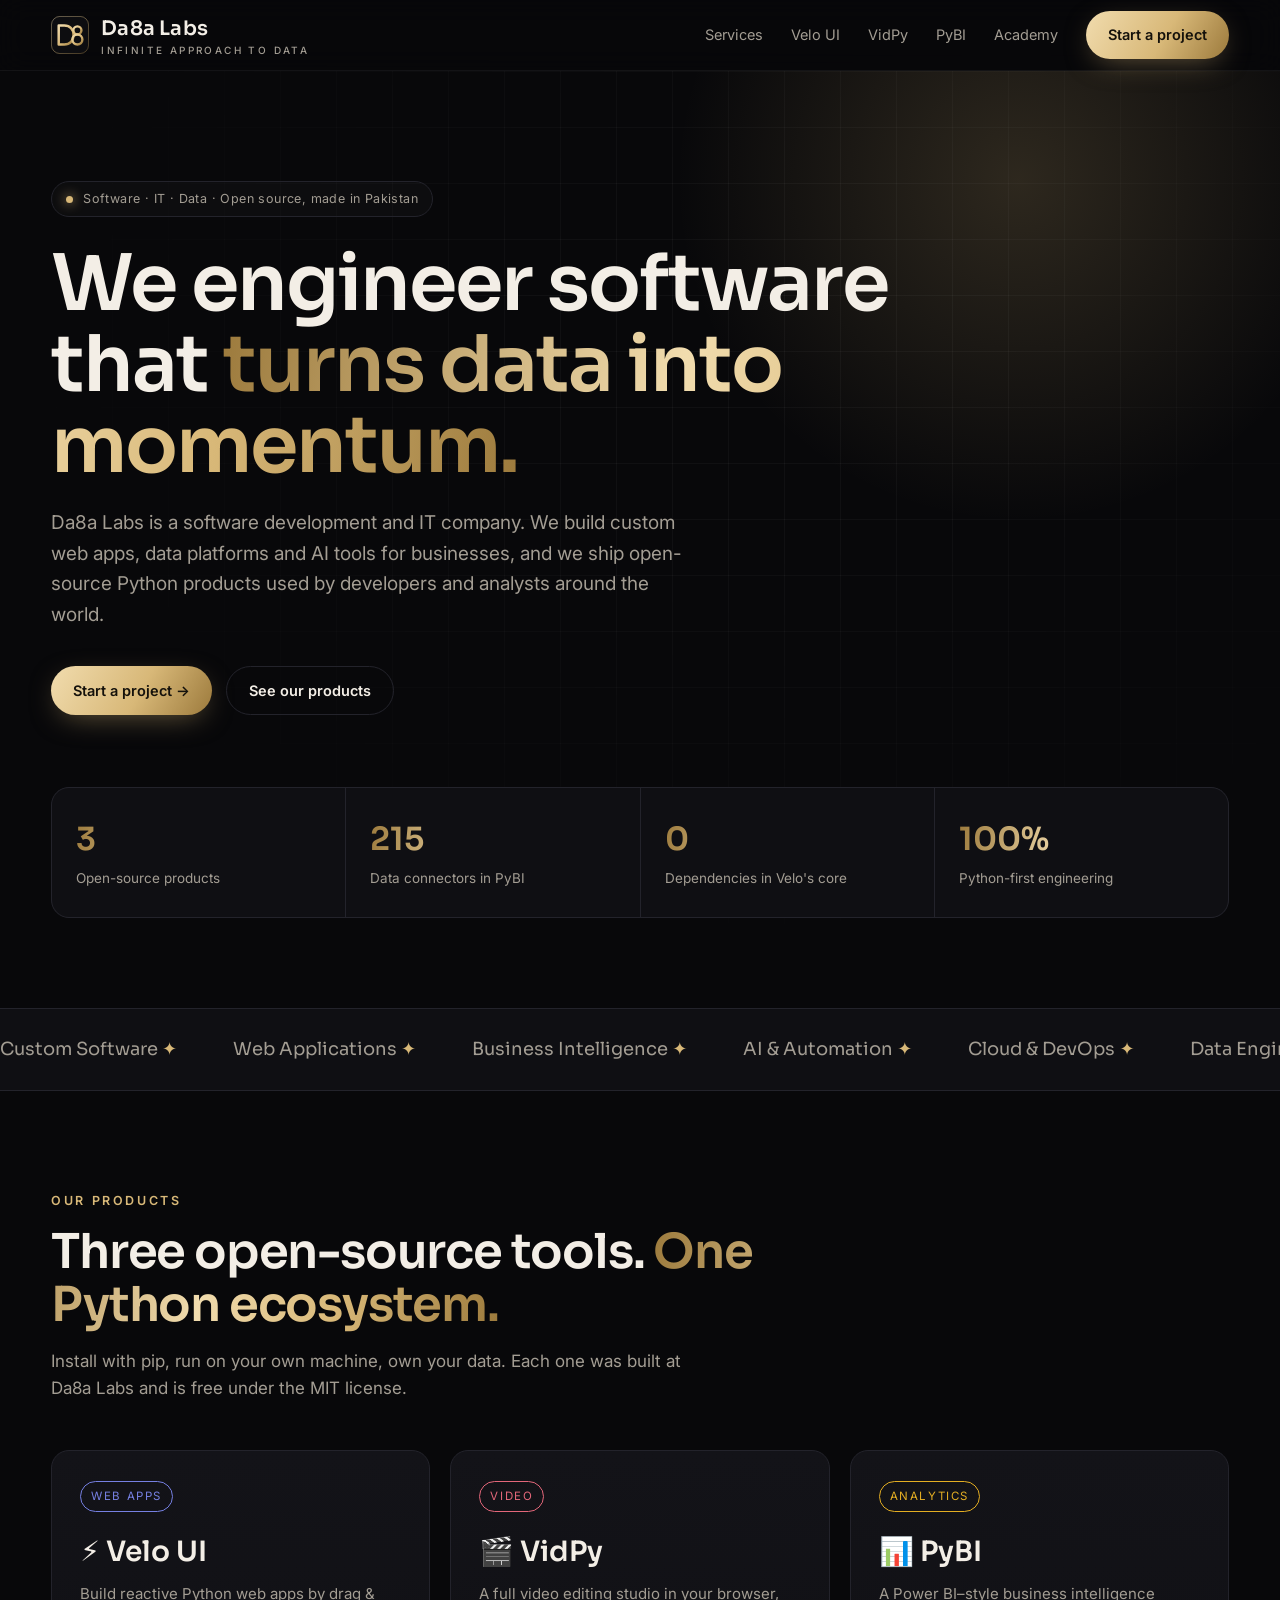
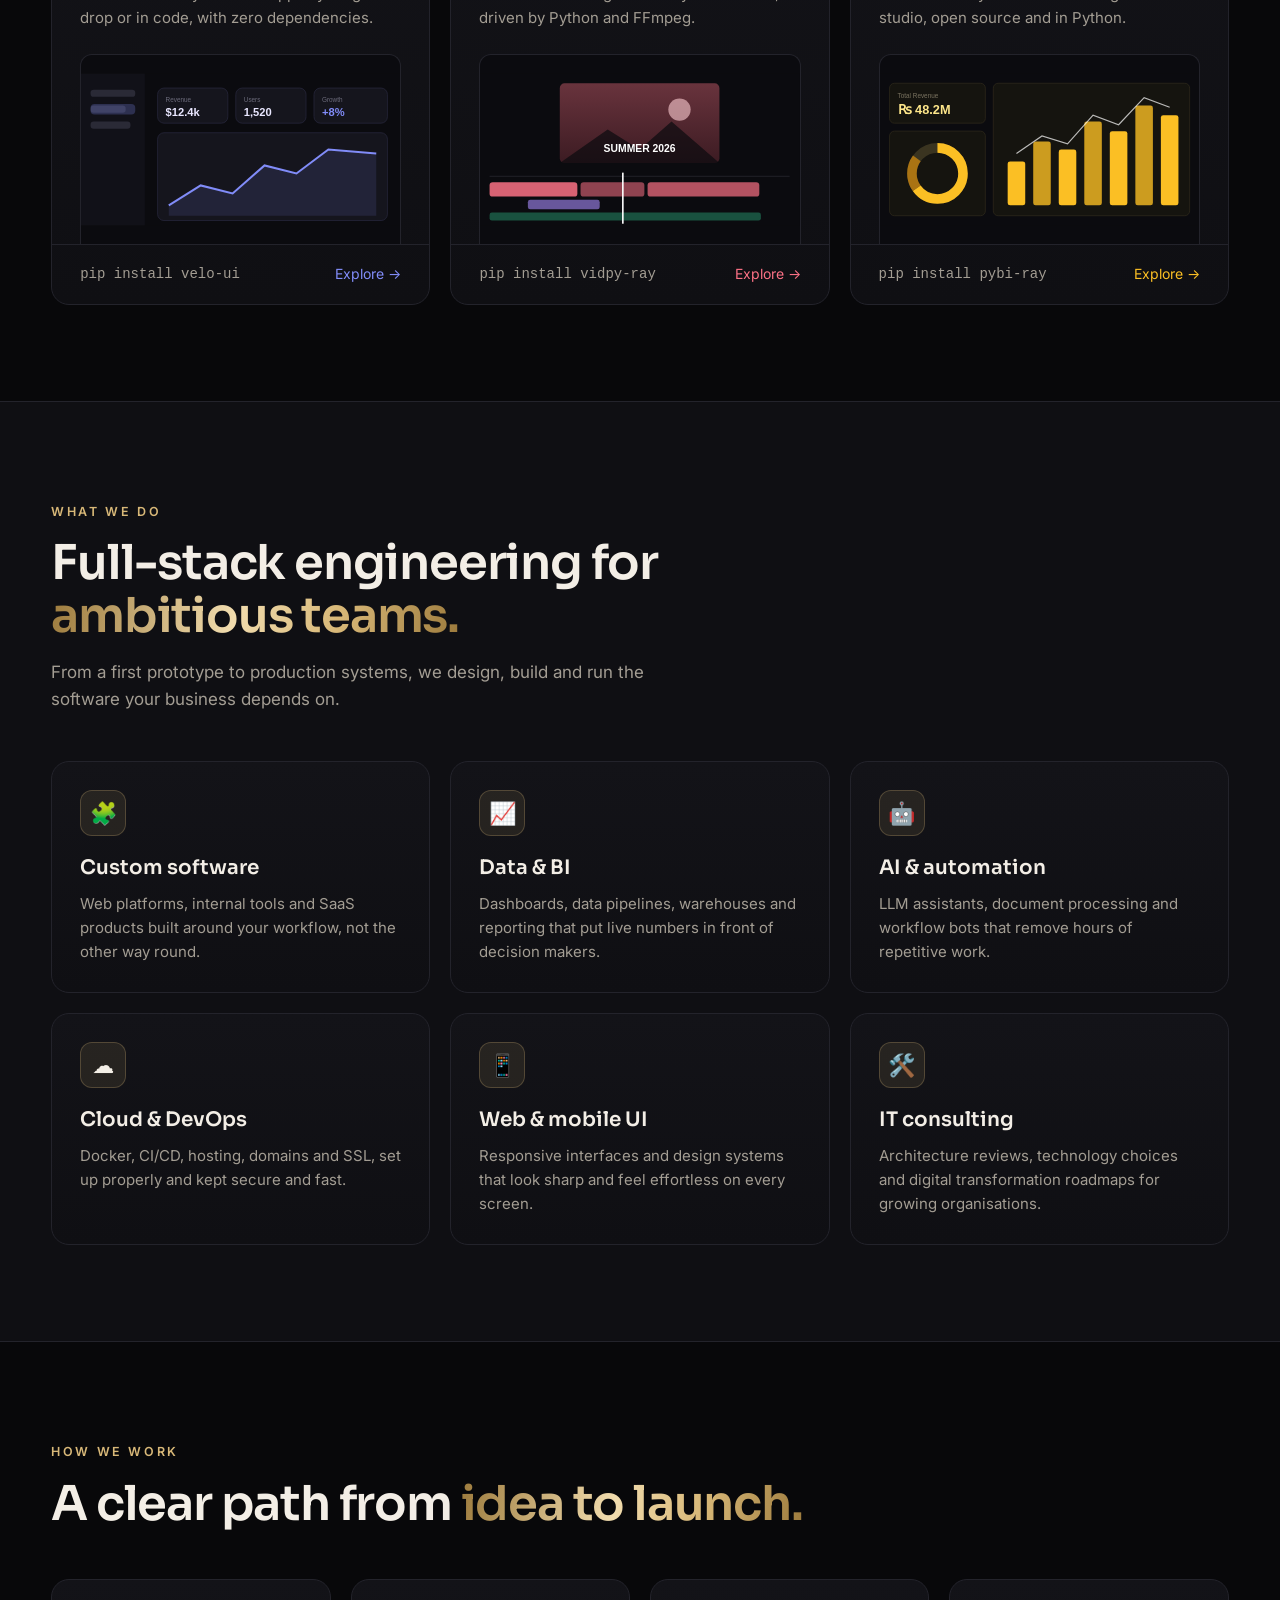
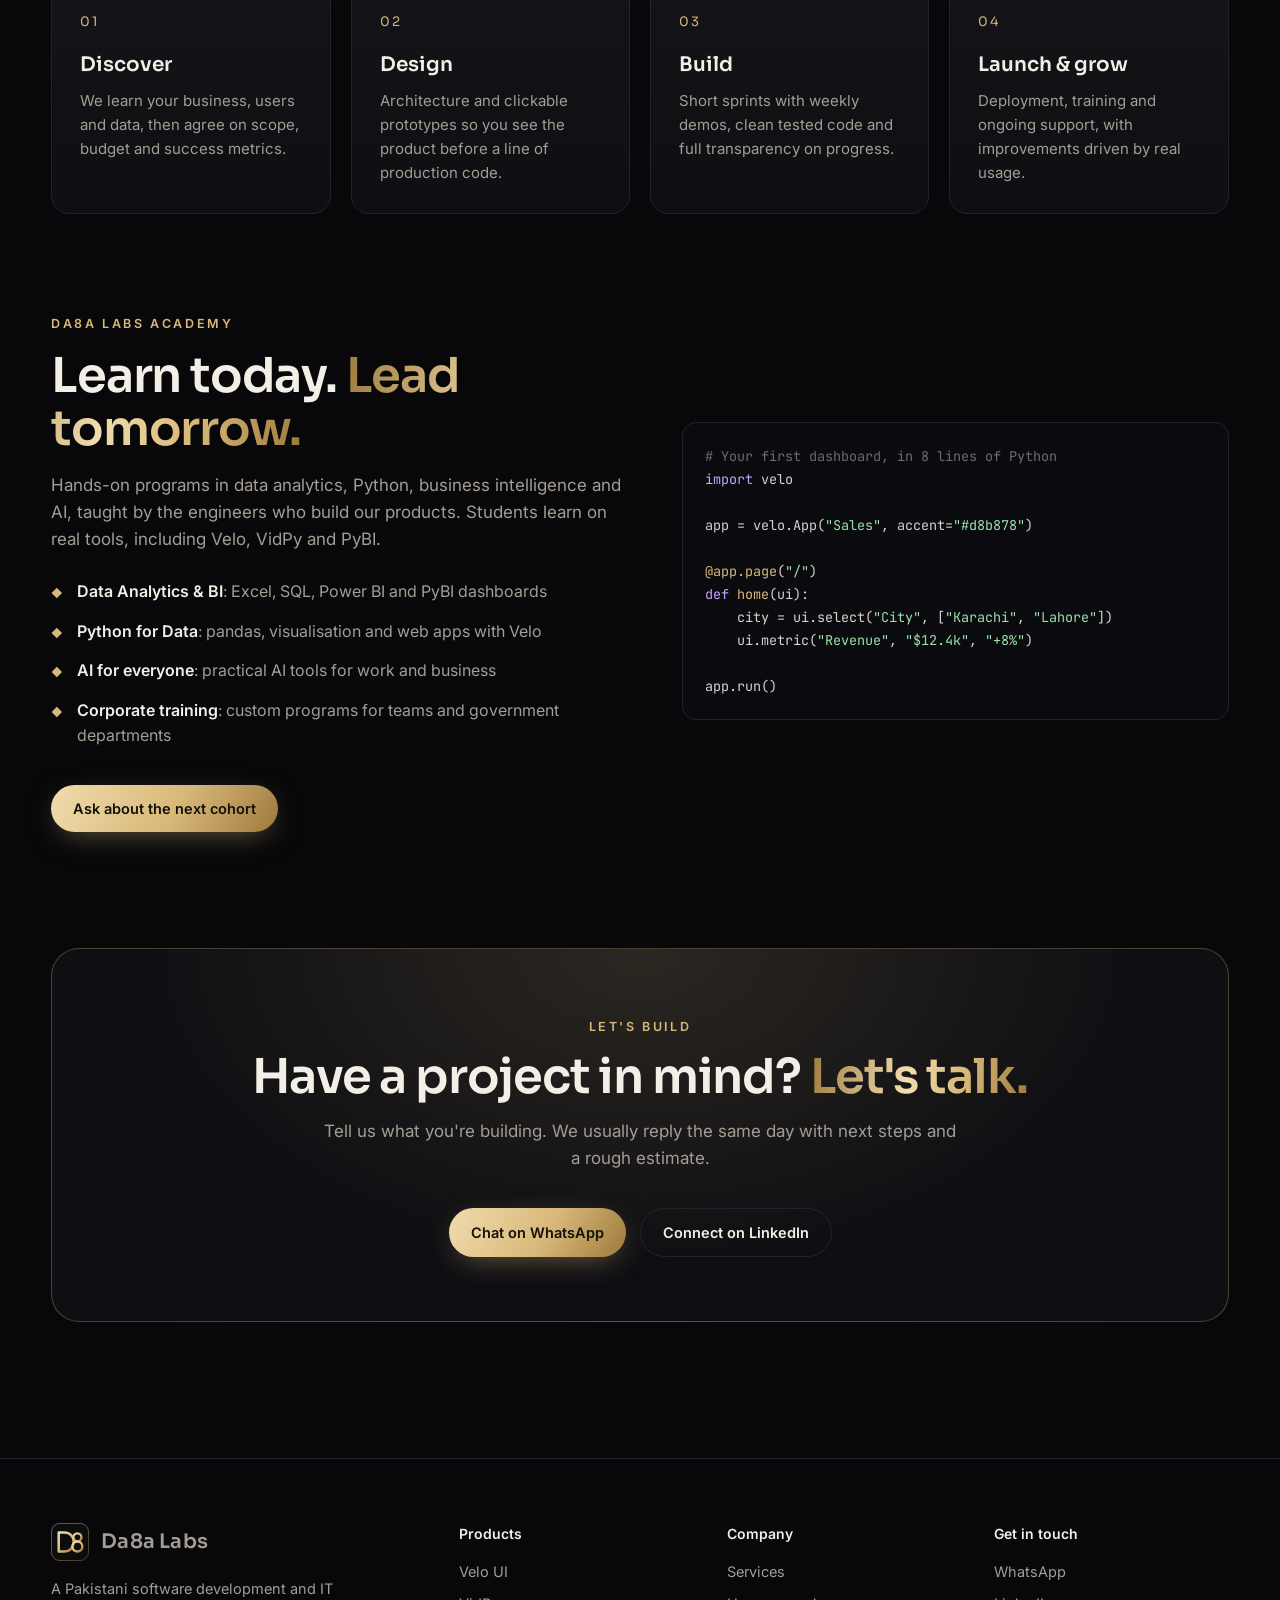
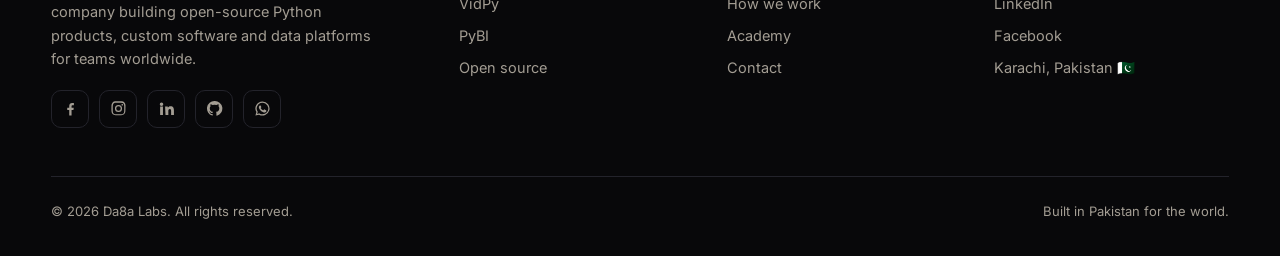
<file: index.html>
<!doctype html>
<html lang="en">
<head>
<meta charset="utf-8">
<meta name="viewport" content="width=device-width,initial-scale=1">
<title>Da8a Labs | Software Development & IT Company</title>
<meta name="description" content="Da8a Labs is a Pakistani software development and IT company building custom software, data platforms and AI tools, and the makers of Velo UI, VidPy and PyBI.">
<meta property="og:title" content="Da8a Labs | Software Development & IT Company">
<meta property="og:description" content="Da8a Labs is a Pakistani software development and IT company building custom software, data platforms and AI tools, and the makers of Velo UI, VidPy and PyBI.">
<meta property="og:type" content="website">
<meta property="og:url" content="https://da8alabs.com/">
<meta property="og:image" content="https://da8alabs.com/og.png">
<meta name="twitter:card" content="summary_large_image">
<meta name="theme-color" content="#08080a">
<link rel="icon" href="/logo.svg" type="image/svg+xml">
<link rel="preconnect" href="https://fonts.googleapis.com"><link rel="preconnect" href="https://fonts.gstatic.com" crossorigin>
<link href="https://fonts.googleapis.com/css2?family=Inter:wght@400;500;600&family=Sora:wght@400;600&family=JetBrains+Mono&display=swap" rel="stylesheet">
<link rel="stylesheet" href="/style.css">

<script type="application/ld+json">{"@context":"https://schema.org","@type":"Organization","name":"Da8a Labs","url":"https://da8alabs.com","logo":"https://da8alabs.com/logo.svg","sameAs":["https://www.facebook.com/da8alabs","https://www.instagram.com/da8alabs/","https://www.linkedin.com/company/da8alabs","https://github.com/Rafay183"]}</script>
</head>
<body>
<header class="nav"><div class="wrap">
  <a class="brand" href="/"><img src="/logo.svg" alt="Da8a Labs logo"><span>Da8a Labs<small>Infinite approach to data</small></span></a>
  <nav class="links" id="links">
    <a href="/#services">Services</a>
    <a href="/velo">Velo UI</a>
    <a href="/vidpy">VidPy</a>
    <a href="/pybi">PyBI</a>
    <a href="/#academy">Academy</a>
    <a class="btn btn-gold" href="/#contact">Start a project</a>
  </nav>
  <button class="burger" aria-label="Menu" onclick="document.getElementById('links').classList.toggle('open')">☰</button>
</div></header>
<main>

<section class="hero"><div class="wrap">
  <span class="eyebrow"><i></i> Software · IT · Data · Open source, made in Pakistan</span>
  <h1>We engineer software that <span class="gold">turns data into momentum.</span></h1>
  <p class="lead">Da8a Labs is a software development and IT company. We build custom web apps, data platforms and AI tools for businesses, and we ship open-source Python products used by developers and analysts around the world.</p>
  <div class="cta"><a class="btn btn-gold" href="#contact">Start a project →</a><a class="btn btn-ghost" href="#products">See our products</a></div>
  <div class="stats">
    <div><b class="gold">3</b><span>Open-source products</span></div>
    <div><b class="gold">215</b><span>Data connectors in PyBI</span></div>
    <div><b class="gold">0</b><span>Dependencies in Velo's core</span></div>
    <div><b class="gold">100%</b><span>Python-first engineering</span></div>
  </div>
</div></section>

<div class="band"><div class="marq"><span>Custom Software <b>✦</b></span><span>Web Applications <b>✦</b></span><span>Business Intelligence <b>✦</b></span><span>AI &amp; Automation <b>✦</b></span><span>Cloud &amp; DevOps <b>✦</b></span><span>Data Engineering <b>✦</b></span><span>Training &amp; Upskilling <b>✦</b></span><span>Custom Software <b>✦</b></span><span>Web Applications <b>✦</b></span><span>Business Intelligence <b>✦</b></span><span>AI &amp; Automation <b>✦</b></span><span>Cloud &amp; DevOps <b>✦</b></span><span>Data Engineering <b>✦</b></span><span>Training &amp; Upskilling <b>✦</b></span></div></div>

<section id="products"><div class="wrap">
  <span class="kicker">Our products</span>
  <h2>Three open-source tools. <span class="gold">One Python ecosystem.</span></h2>
  <p class="sub">Install with pip, run on your own machine, own your data. Each one was built at Da8a Labs and is free under the MIT license.</p>
  <div class="grid g3">
    <a class="card prod velo reveal" href="/velo">
  <div class="top"><span class="tag">Web apps</span><h3>⚡ Velo UI</h3><p>Build reactive Python web apps by drag &amp; drop or in code, with zero dependencies.</p></div>
  <div class="mock"><svg viewBox="0 0 400 190" width="100%" height="100%"><rect width="400" height="190" fill="#0b0b0f"/><rect x="0" y="0" width="80" height="190" fill="#111118"/><g fill="#2a2a36"><rect x="12" y="20" width="56" height="9" rx="4"/><rect x="12" y="40" width="44" height="9" rx="4"/><rect x="12" y="60" width="50" height="9" rx="4"/></g><rect x="12" y="38" width="56" height="13" rx="5" fill="#818cf8" opacity=".25"/><rect x="96" y="18" width="88" height="44" rx="8" fill="#15151d" stroke="#26263a"/><rect x="194" y="18" width="88" height="44" rx="8" fill="#15151d" stroke="#26263a"/><rect x="292" y="18" width="92" height="44" rx="8" fill="#15151d" stroke="#26263a"/><text x="106" y="36" fill="#6b6a7a" font-size="8" font-family="sans-serif">Revenue</text><text x="106" y="53" fill="#e9e7ff" font-size="14" font-family="sans-serif" font-weight="600">$12.4k</text><text x="204" y="36" fill="#6b6a7a" font-size="8" font-family="sans-serif">Users</text><text x="204" y="53" fill="#e9e7ff" font-size="14" font-family="sans-serif" font-weight="600">1,520</text><text x="302" y="36" fill="#6b6a7a" font-size="8" font-family="sans-serif">Growth</text><text x="302" y="53" fill="#818cf8" font-size="14" font-family="sans-serif" font-weight="600">+8%</text><rect x="96" y="74" width="288" height="110" rx="8" fill="#15151d" stroke="#26263a"/><path d="M110 165 L150 140 L190 150 L230 115 L270 125 L310 95 L370 100" fill="none" stroke="#818cf8" stroke-width="2.5"/><path d="M110 165 L150 140 L190 150 L230 115 L270 125 L310 95 L370 100 L370 178 L110 178Z" fill="#818cf8" opacity=".12"/></svg></div>
  <div class="foot"><code style="color:var(--muted)">pip install velo-ui</code><span style="color:var(--c)">Explore →</span></div>
</a>
    <a class="card prod vidpy reveal" href="/vidpy">
  <div class="top"><span class="tag">Video</span><h3>🎬 VidPy</h3><p>A full video editing studio in your browser, driven by Python and FFmpeg.</p></div>
  <div class="mock"><svg viewBox="0 0 400 190" width="100%" height="100%"><rect width="400" height="190" fill="#0b0b0f"/><rect x="100" y="12" width="200" height="100" rx="6" fill="#1a1216"/><defs><linearGradient id="sk" x1="0" y1="0" x2="0" y2="1"><stop offset="0" stop-color="#fb7185"/><stop offset="1" stop-color="#7c2d3a"/></linearGradient></defs><rect x="100" y="12" width="200" height="100" rx="6" fill="url(#sk)" opacity=".35"/><circle cx="250" cy="45" r="14" fill="#fecdd3" opacity=".6"/><path d="M100 112 L160 70 L200 95 L240 60 L300 112Z" fill="#0b0b0f" opacity=".7"/><text x="200" y="98" fill="#fff" font-size="13" font-family="sans-serif" font-weight="700" text-anchor="middle">SUMMER 2026</text><g transform="translate(0,124)"><rect x="12" y="4" width="376" height="1" fill="#26262e"/><rect x="12" y="12" width="110" height="18" rx="4" fill="#fb7185" opacity=".85"/><rect x="126" y="12" width="80" height="18" rx="4" fill="#fb7185" opacity=".55"/><rect x="210" y="12" width="140" height="18" rx="4" fill="#fb7185" opacity=".7"/><rect x="60" y="34" width="90" height="12" rx="3" fill="#a78bfa" opacity=".6"/><rect x="12" y="50" width="340" height="10" rx="3" fill="#34d399" opacity=".35"/><rect x="178" y="0" width="2" height="64" fill="#fff"/></g></svg></div>
  <div class="foot"><code style="color:var(--muted)">pip install vidpy-ray</code><span style="color:var(--c)">Explore →</span></div>
</a>
    <a class="card prod pybi reveal" href="/pybi">
  <div class="top"><span class="tag">Analytics</span><h3>📊 PyBI</h3><p>A Power BI–style business intelligence studio, open source and in Python.</p></div>
  <div class="mock"><svg viewBox="0 0 400 190" width="100%" height="100%"><rect width="400" height="190" fill="#0b0b0f"/><rect x="12" y="12" width="120" height="50" rx="6" fill="#15140f" stroke="#2c281b"/><text x="22" y="30" fill="#7a7360" font-size="8" font-family="sans-serif">Total Revenue</text><text x="22" y="50" fill="#fde68a" font-size="16" font-family="sans-serif" font-weight="700">₨ 48.2M</text><rect x="12" y="72" width="120" height="106" rx="6" fill="#15140f" stroke="#2c281b"/><circle cx="72" cy="125" r="32" fill="none" stroke="#3a3420" stroke-width="12"/><circle cx="72" cy="125" r="32" fill="none" stroke="#fbbf24" stroke-width="12" stroke-dasharray="130 201" transform="rotate(-90 72 125)"/><circle cx="72" cy="125" r="32" fill="none" stroke="#f59e0b" stroke-width="12" stroke-dasharray="40 201" stroke-dashoffset="-130" transform="rotate(-90 72 125)" opacity=".6"/><rect x="142" y="12" width="246" height="166" rx="6" fill="#15140f" stroke="#2c281b"/><g fill="#fbbf24"><rect x="160" y="110" width="22" height="55" rx="3"/><rect x="192" y="85" width="22" height="80" rx="3" opacity=".8"/><rect x="224" y="95" width="22" height="70" rx="3"/><rect x="256" y="60" width="22" height="105" rx="3" opacity=".8"/><rect x="288" y="72" width="22" height="93" rx="3"/><rect x="320" y="40" width="22" height="125" rx="3" opacity=".8"/><rect x="352" y="52" width="22" height="113" rx="3"/></g><path d="M171 100 L203 78 L235 88 L267 52 L299 64 L331 30 L363 42" fill="none" stroke="#fff" stroke-width="1.5" opacity=".7"/></svg></div>
  <div class="foot"><code style="color:var(--muted)">pip install pybi-ray</code><span style="color:var(--c)">Explore →</span></div>
</a>
  </div>
</div></section>

<section id="services" style="background:var(--bg2);border-top:1px solid var(--line);border-bottom:1px solid var(--line)"><div class="wrap">
  <span class="kicker">What we do</span>
  <h2>Full-stack engineering for <span class="gold">ambitious teams.</span></h2>
  <p class="sub">From a first prototype to production systems, we design, build and run the software your business depends on.</p>
  <div class="grid g3">
    <div class="card reveal"><div class="ico">🧩</div><h3>Custom software</h3><p>Web platforms, internal tools and SaaS products built around your workflow, not the other way round.</p></div>
    <div class="card reveal"><div class="ico">📈</div><h3>Data &amp; BI</h3><p>Dashboards, data pipelines, warehouses and reporting that put live numbers in front of decision makers.</p></div>
    <div class="card reveal"><div class="ico">🤖</div><h3>AI &amp; automation</h3><p>LLM assistants, document processing and workflow bots that remove hours of repetitive work.</p></div>
    <div class="card reveal"><div class="ico">☁️</div><h3>Cloud &amp; DevOps</h3><p>Docker, CI/CD, hosting, domains and SSL, set up properly and kept secure and fast.</p></div>
    <div class="card reveal"><div class="ico">📱</div><h3>Web &amp; mobile UI</h3><p>Responsive interfaces and design systems that look sharp and feel effortless on every screen.</p></div>
    <div class="card reveal"><div class="ico">🛠️</div><h3>IT consulting</h3><p>Architecture reviews, technology choices and digital transformation roadmaps for growing organisations.</p></div>
  </div>
</div></section>

<section id="process"><div class="wrap">
  <span class="kicker">How we work</span>
  <h2>A clear path from <span class="gold">idea to launch.</span></h2>
  <div class="grid g4 steps">
    <div class="card reveal"><h3>Discover</h3><p>We learn your business, users and data, then agree on scope, budget and success metrics.</p></div>
    <div class="card reveal"><h3>Design</h3><p>Architecture and clickable prototypes so you see the product before a line of production code.</p></div>
    <div class="card reveal"><h3>Build</h3><p>Short sprints with weekly demos, clean tested code and full transparency on progress.</p></div>
    <div class="card reveal"><h3>Launch &amp; grow</h3><p>Deployment, training and ongoing support, with improvements driven by real usage.</p></div>
  </div>
</div></section>

<section id="academy" style="padding-top:0"><div class="wrap split">
  <div class="reveal">
    <span class="kicker">Da8a Labs Academy</span>
    <h2>Learn today. <span class="gold">Lead tomorrow.</span></h2>
    <p class="sub">Hands-on programs in data analytics, Python, business intelligence and AI, taught by the engineers who build our products. Students learn on real tools, including Velo, VidPy and PyBI.</p>
    <ul class="list">
      <li><span><b>Data Analytics &amp; BI</b>: Excel, SQL, Power BI and PyBI dashboards</span></li>
      <li><span><b>Python for Data</b>: pandas, visualisation and web apps with Velo</span></li>
      <li><span><b>AI for everyone</b>: practical AI tools for work and business</span></li>
      <li><span><b>Corporate training</b>: custom programs for teams and government departments</span></li>
    </ul>
    <div class="cta"><a class="btn btn-gold" href="https://wa.me/923335834556?text=I%20am%20interested%20in%20Da8a%20Labs%20Academy" target="_blank" rel="noopener">Ask about the next cohort</a></div>
  </div>
  <pre class="reveal"><span class="c"># Your first dashboard, in 8 lines of Python</span>
<span class="k">import</span> velo

app = velo.App(<span class="s">"Sales"</span>, accent=<span class="s">"#d8b878"</span>)

<span class="f">@app.page</span>(<span class="s">"/"</span>)
<span class="k">def</span> <span class="f">home</span>(ui):
    city = ui.select(<span class="s">"City"</span>, [<span class="s">"Karachi"</span>, <span class="s">"Lahore"</span>])
    ui.metric(<span class="s">"Revenue"</span>, <span class="s">"$12.4k"</span>, <span class="s">"+8%"</span>)

app.run()</pre>
</div></section>

<section id="contact" style="padding-top:20px"><div class="wrap">
  <div class="ctabox reveal">
    <span class="kicker">Let's build</span>
    <h2>Have a project in mind? <span class="gold">Let's talk.</span></h2>
    <p class="sub">Tell us what you're building. We usually reply the same day with next steps and a rough estimate.</p>
    <div class="cta"><a class="btn btn-gold" href="https://wa.me/923335834556?text=Hi%20Da8a%20Labs%2C%20I%20have%20a%20project%20to%20discuss" target="_blank" rel="noopener">Chat on WhatsApp</a><a class="btn btn-ghost" href="https://www.linkedin.com/company/da8alabs" target="_blank" rel="noopener">Connect on LinkedIn</a></div>
  </div>
</div></section>

</main>
<footer><div class="wrap">
  <div class="fgrid">
    <div><a class="brand" href="/"><img src="/logo.svg" alt=""><span>Da8a Labs</span></a>
      <p style="margin-top:16px;max-width:330px">A Pakistani software development and IT company building open-source Python products, custom software and data platforms for teams worldwide.</p><div class="social"><a href="https://www.facebook.com/da8alabs" target="_blank" rel="noopener" aria-label="Facebook"><svg viewBox="0 0 24 24"><path d="M13.5 22v-8h2.7l.4-3.2h-3.1V8.8c0-.9.3-1.5 1.6-1.5h1.7V4.4c-.3 0-1.3-.1-2.5-.1-2.5 0-4.1 1.5-4.1 4.2v2.3H7.4V14h2.8v8z"/></svg></a><a href="https://www.instagram.com/da8alabs/" target="_blank" rel="noopener" aria-label="Instagram"><svg viewBox="0 0 24 24"><path d="M12 7a5 5 0 1 0 0 10 5 5 0 0 0 0-10zm0 8.2a3.2 3.2 0 1 1 0-6.4 3.2 3.2 0 0 1 0 6.4zM17.3 5.5a1.2 1.2 0 1 0 0 2.4 1.2 1.2 0 0 0 0-2.4zM21.9 7.6c-.1-1.6-.4-3-1.6-4.2S17.6 1.9 16 1.8C14.6 1.7 9.4 1.7 8 1.8c-1.6.1-3 .4-4.2 1.6S2.2 6 2.1 7.6C2 9 2 14.2 2.1 15.6c.1 1.6.4 3 1.6 4.2s2.6 1.5 4.2 1.6c1.4.1 6.6.1 8 0 1.6-.1 3-.4 4.2-1.6s1.5-2.6 1.6-4.2c.1-1.4.1-6.6.2-8zm-2.2 10.3c-.4.9-1 1.6-1.9 1.9-1.3.5-4.5.4-5.8.4s-4.5.1-5.8-.4c-.9-.4-1.6-1-1.9-1.9-.5-1.3-.4-4.5-.4-5.9s-.1-4.5.4-5.8c.4-.9 1-1.6 1.9-1.9C7.5 3.9 10.7 4 12 4s4.5-.1 5.8.4c.9.4 1.6 1 1.9 1.9.5 1.3.4 4.5.4 5.8s.1 4.5-.4 5.8z"/></svg></a><a href="https://www.linkedin.com/company/da8alabs" target="_blank" rel="noopener" aria-label="LinkedIn"><svg viewBox="0 0 24 24"><path d="M4.98 3.5a2.5 2.5 0 1 1 0 5 2.5 2.5 0 0 1 0-5zM3 9h4v12H3zm7 0h3.8v1.7h.1c.5-1 1.8-2 3.8-2 4 0 4.8 2.7 4.8 6.1V21h-4v-5.4c0-1.3 0-3-1.8-3s-2.1 1.4-2.1 2.9V21h-4z"/></svg></a><a href="https://github.com/Rafay183" target="_blank" rel="noopener" aria-label="GitHub"><svg viewBox="0 0 24 24"><path d="M12 1.5a10.5 10.5 0 0 0-3.3 20.5c.5.1.7-.2.7-.5v-1.8c-2.9.6-3.5-1.4-3.5-1.4-.5-1.2-1.2-1.5-1.2-1.5-1-.7 0-.7 0-.7 1 .1 1.6 1.1 1.6 1.1.9 1.6 2.5 1.2 3.1.9.1-.7.4-1.2.7-1.4-2.3-.3-4.8-1.2-4.8-5.2 0-1.1.4-2.1 1.1-2.8-.1-.3-.5-1.3.1-2.8 0 0 .9-.3 2.9 1.1a10 10 0 0 1 5.3 0c2-1.4 2.9-1.1 2.9-1.1.6 1.5.2 2.5.1 2.8.7.7 1.1 1.7 1.1 2.8 0 4-2.5 4.9-4.8 5.2.4.3.7 1 .7 2v2.9c0 .3.2.6.7.5A10.5 10.5 0 0 0 12 1.5z"/></svg></a><a href="https://wa.me/923335834556" target="_blank" rel="noopener" aria-label="WhatsApp"><svg viewBox="0 0 24 24"><path d="M12 2a10 10 0 0 0-8.6 15.1L2 22l5-1.3A10 10 0 1 0 12 2zm0 18.2c-1.5 0-3-.4-4.2-1.2l-.3-.2-3 .8.8-2.9-.2-.3A8.2 8.2 0 1 1 12 20.2zm4.5-6.1c-.2-.1-1.5-.7-1.7-.8s-.4-.1-.6.1-.7.8-.8 1-.3.2-.5.1a6.7 6.7 0 0 1-3.3-2.9c-.2-.4.2-.4.7-1.3.1-.2 0-.3 0-.4l-.8-1.8c-.2-.5-.4-.4-.6-.4h-.5a1 1 0 0 0-.7.3 3 3 0 0 0-.9 2.2 5.2 5.2 0 0 0 1.1 2.7 11.8 11.8 0 0 0 4.5 4c1.7.7 2.3.8 3.2.6.5-.1 1.5-.6 1.7-1.2s.2-1.1.2-1.2-.2-.2-.4-.3z"/></svg></a></div></div>
    <div><h4>Products</h4><ul><li><a href="/velo">Velo UI</a></li><li><a href="/vidpy">VidPy</a></li><li><a href="/pybi">PyBI</a></li><li><a href="https://github.com/Rafay183" target="_blank" rel="noopener">Open source</a></li></ul></div>
    <div><h4>Company</h4><ul><li><a href="/#services">Services</a></li><li><a href="/#process">How we work</a></li><li><a href="/#academy">Academy</a></li><li><a href="/#contact">Contact</a></li></ul></div>
    <div><h4>Get in touch</h4><ul><li><a href="https://wa.me/923335834556" target="_blank" rel="noopener">WhatsApp</a></li><li><a href="https://www.linkedin.com/company/da8alabs" target="_blank" rel="noopener">LinkedIn</a></li><li><a href="https://www.facebook.com/da8alabs" target="_blank" rel="noopener">Facebook</a></li><li>Karachi, Pakistan 🇵🇰</li></ul></div>
  </div>
  <div class="copy"><span>© 2026 Da8a Labs. All rights reserved.</span><span>Built in Pakistan for the world.</span></div>
</div></footer>
<script>
const io=new IntersectionObserver(e=>e.forEach(x=>{if(x.isIntersecting){x.target.classList.add('in');io.unobserve(x.target)}}),{threshold:.12});
document.querySelectorAll('.reveal').forEach(el=>io.observe(el));
document.querySelectorAll('[data-copy]').forEach(b=>b.onclick=()=>{navigator.clipboard.writeText(b.dataset.copy);b.textContent='Copied';setTimeout(()=>b.textContent='Copy',1400)});
</script>
</body>
</html>
</file>
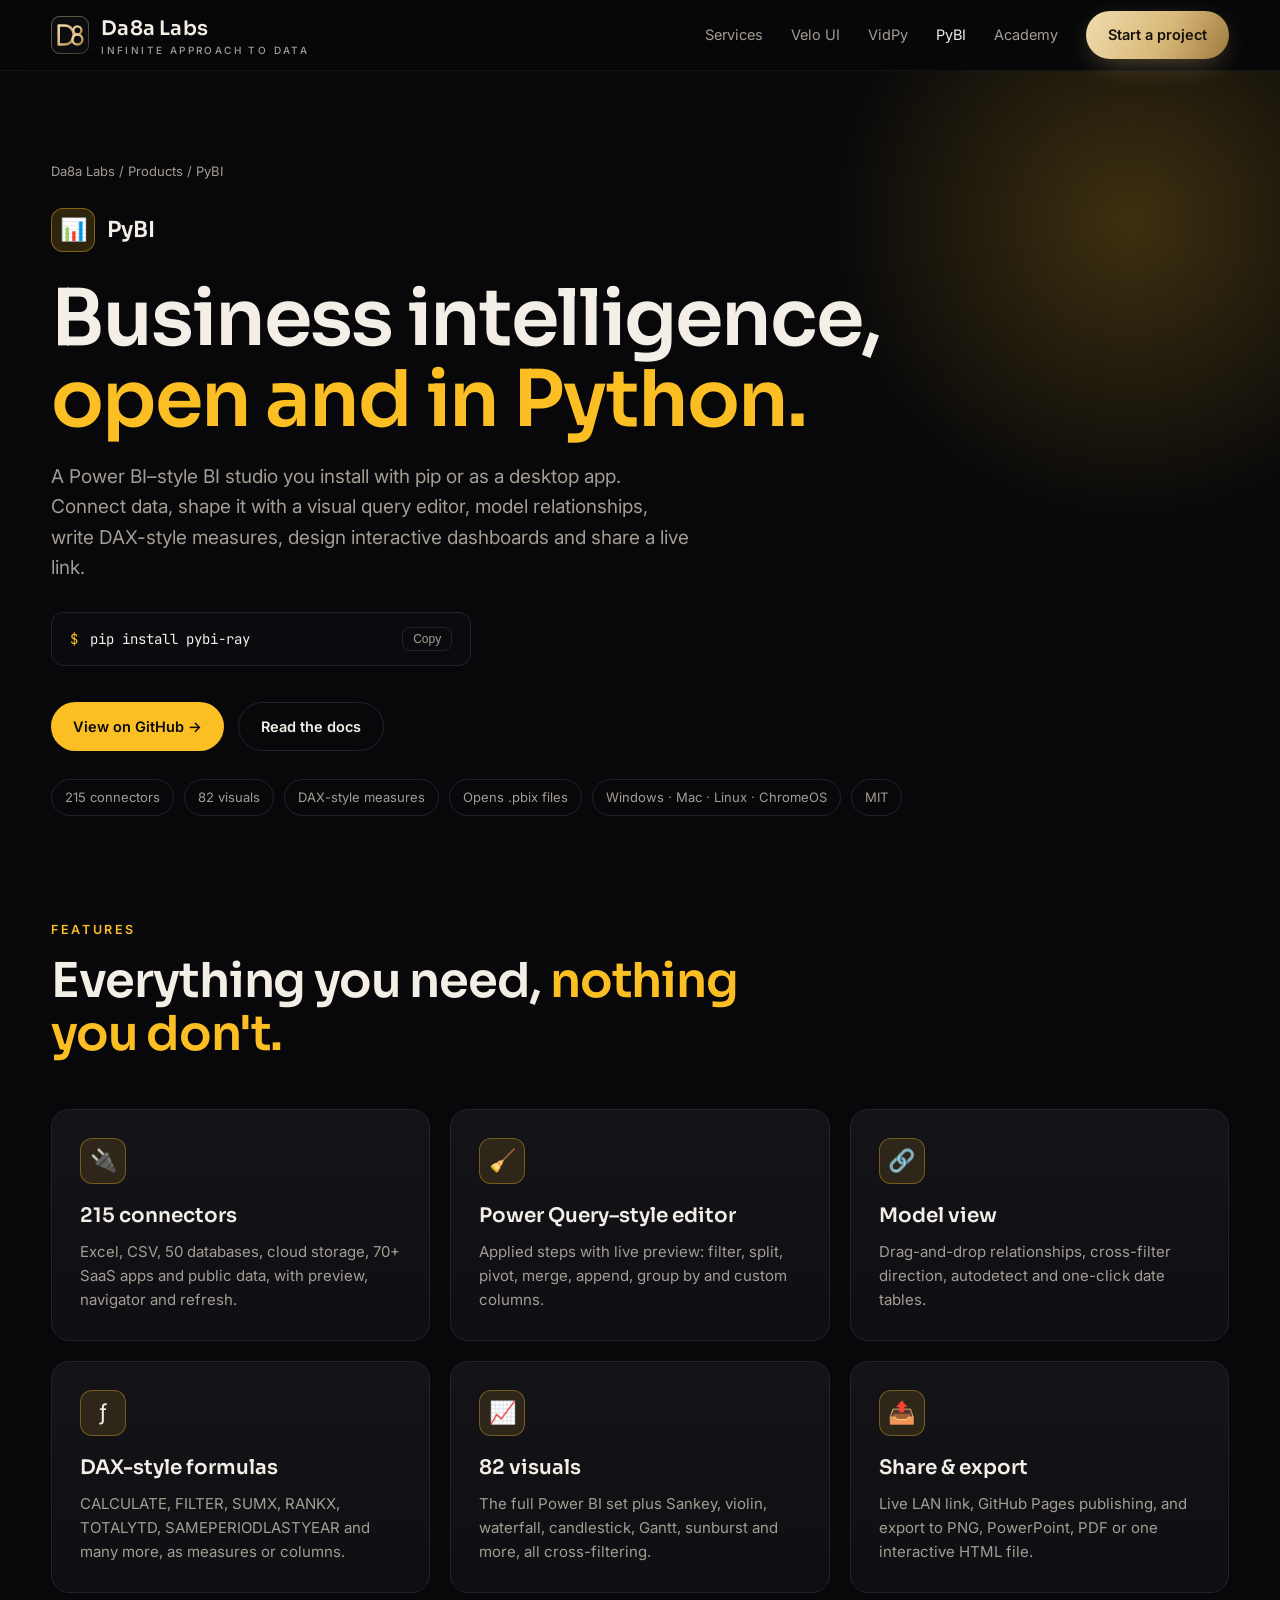
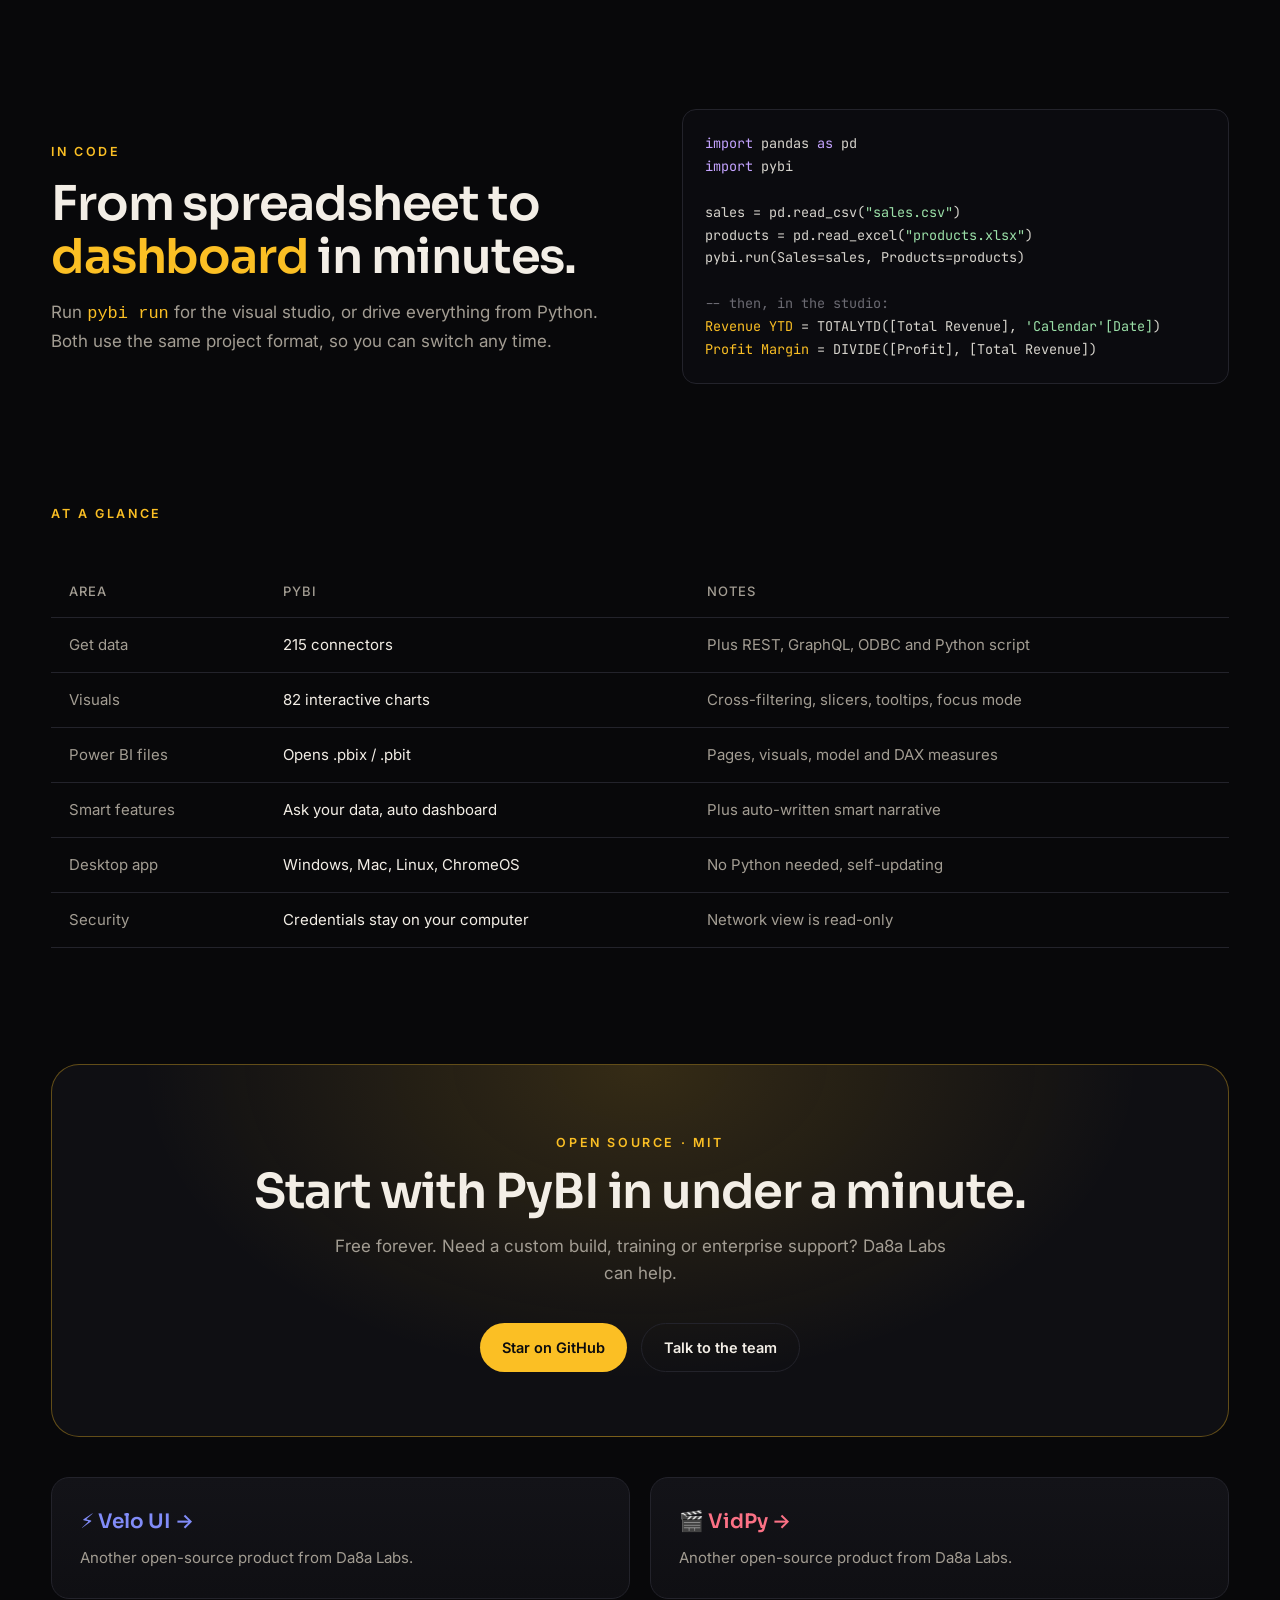
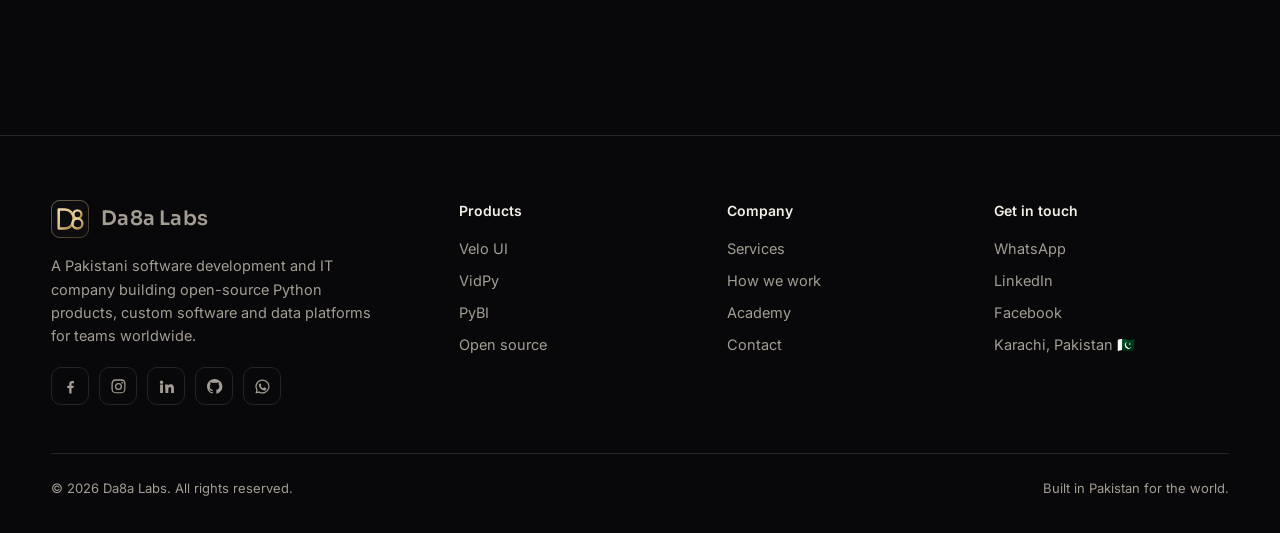
<file: pybi.html>
<!doctype html>
<html lang="en">
<head>
<meta charset="utf-8">
<meta name="viewport" content="width=device-width,initial-scale=1">
<title>PyBI | Open-source business intelligence in Python, by Da8a Labs</title>
<meta name="description" content="Power BI-style BI studio in Python: 215 connectors, DAX-style measures, 82 visuals. pip install pybi-ray">
<meta property="og:title" content="PyBI | Open-source business intelligence in Python, by Da8a Labs">
<meta property="og:description" content="Power BI-style BI studio in Python: 215 connectors, DAX-style measures, 82 visuals. pip install pybi-ray">
<meta property="og:type" content="website">
<meta property="og:url" content="https://da8alabs.com/pybi">
<meta property="og:image" content="https://da8alabs.com/og-pybi.png">
<meta name="twitter:card" content="summary_large_image">
<meta name="theme-color" content="#08080a">
<link rel="icon" href="/logo.svg" type="image/svg+xml">
<link rel="preconnect" href="https://fonts.googleapis.com"><link rel="preconnect" href="https://fonts.gstatic.com" crossorigin>
<link href="https://fonts.googleapis.com/css2?family=Inter:wght@400;500;600&family=Sora:wght@400;600&family=JetBrains+Mono&display=swap" rel="stylesheet">
<link rel="stylesheet" href="/style.css">
<style>:root{--accent:#fbbf24}</style>
<script type="application/ld+json">{"@context":"https://schema.org","@type":"Organization","name":"Da8a Labs","url":"https://da8alabs.com","logo":"https://da8alabs.com/logo.svg","sameAs":["https://www.facebook.com/da8alabs","https://www.instagram.com/da8alabs/","https://www.linkedin.com/company/da8alabs","https://github.com/Rafay183"]}</script>
</head>
<body>
<header class="nav"><div class="wrap">
  <a class="brand" href="/"><img src="/logo.svg" alt="Da8a Labs logo"><span>Da8a Labs<small>Infinite approach to data</small></span></a>
  <nav class="links" id="links">
    <a href="/#services">Services</a>
    <a href="/velo">Velo UI</a>
    <a href="/vidpy">VidPy</a>
    <a href="/pybi" class="on">PyBI</a>
    <a href="/#academy">Academy</a>
    <a class="btn btn-gold" href="/#contact">Start a project</a>
  </nav>
  <button class="burger" aria-label="Menu" onclick="document.getElementById('links').classList.toggle('open')">☰</button>
</div></header>
<main>

<section class="phero"><div class="wrap">
  <div class="crumbs"><a href="/">Da8a Labs</a> / <a href="/#products">Products</a> / PyBI</div>
  <span class="plogo"><i>📊</i>PyBI</span>
  <h1>Business intelligence, <span class="acc">open and in Python.</span></h1>
  <p class="lead">A Power BI–style BI studio you install with pip or as a desktop app. Connect data, shape it with a visual query editor, model relationships, write DAX-style measures, design interactive dashboards and share a live link.</p>
  <div class="term"><span>$</span> pip install pybi-ray<button data-copy="pip install pybi-ray">Copy</button></div>
  <div class="cta"><a class="btn btn-acc" href="https://github.com/Rafay183/pybi" target="_blank" rel="noopener">View on GitHub →</a><a class="btn btn-ghost" href="https://rafay183.github.io/pybi" target="_blank" rel="noopener">Read the docs</a></div>
  <div class="chips"><span>215 connectors</span><span>82 visuals</span><span>DAX-style measures</span><span>Opens .pbix files</span><span>Windows · Mac · Linux · ChromeOS</span><span>MIT</span></div>
</div></section>

<section style="padding-top:40px"><div class="wrap">
  <span class="kicker">Features</span>
  <h2>Everything you need, <span class="acc">nothing you don't.</span></h2>
  <div class="grid g3"><div class="card reveal"><div class="ico" style="background:color-mix(in srgb,var(--accent) 12%,transparent);border-color:color-mix(in srgb,var(--accent) 35%,transparent)">🔌</div><h3>215 connectors</h3><p>Excel, CSV, 50 databases, cloud storage, 70+ SaaS apps and public data, with preview, navigator and refresh.</p></div><div class="card reveal"><div class="ico" style="background:color-mix(in srgb,var(--accent) 12%,transparent);border-color:color-mix(in srgb,var(--accent) 35%,transparent)">🧹</div><h3>Power Query–style editor</h3><p>Applied steps with live preview: filter, split, pivot, merge, append, group by and custom columns.</p></div><div class="card reveal"><div class="ico" style="background:color-mix(in srgb,var(--accent) 12%,transparent);border-color:color-mix(in srgb,var(--accent) 35%,transparent)">🔗</div><h3>Model view</h3><p>Drag-and-drop relationships, cross-filter direction, autodetect and one-click date tables.</p></div><div class="card reveal"><div class="ico" style="background:color-mix(in srgb,var(--accent) 12%,transparent);border-color:color-mix(in srgb,var(--accent) 35%,transparent)">ƒ</div><h3>DAX-style formulas</h3><p>CALCULATE, FILTER, SUMX, RANKX, TOTALYTD, SAMEPERIODLASTYEAR and many more, as measures or columns.</p></div><div class="card reveal"><div class="ico" style="background:color-mix(in srgb,var(--accent) 12%,transparent);border-color:color-mix(in srgb,var(--accent) 35%,transparent)">📈</div><h3>82 visuals</h3><p>The full Power BI set plus Sankey, violin, waterfall, candlestick, Gantt, sunburst and more, all cross-filtering.</p></div><div class="card reveal"><div class="ico" style="background:color-mix(in srgb,var(--accent) 12%,transparent);border-color:color-mix(in srgb,var(--accent) 35%,transparent)">📤</div><h3>Share &amp; export</h3><p>Live LAN link, GitHub Pages publishing, and export to PNG, PowerPoint, PDF or one interactive HTML file.</p></div></div>
</div></section>

<section style="padding-top:20px"><div class="wrap split">
  <div class="reveal"><span class="kicker">In code</span><h2>From spreadsheet to <span class="acc">dashboard</span> in minutes.</h2>
  <p class="sub">Run <code class="acc">pybi run</code> for the visual studio, or drive everything from Python. Both use the same project format, so you can switch any time.</p></div>
  <pre class="reveal"><span class="k">import</span> pandas <span class="k">as</span> pd
<span class="k">import</span> pybi

sales = pd.read_csv(<span class="s">"sales.csv"</span>)
products = pd.read_excel(<span class="s">"products.xlsx"</span>)
pybi.run(Sales=sales, Products=products)

<span class="c">-- then, in the studio:</span>
<span class="f">Revenue YTD</span> = TOTALYTD([Total Revenue], <span class="s">'Calendar'[Date]</span>)
<span class="f">Profit Margin</span> = DIVIDE([Profit], [Total Revenue])</pre>
</div></section>

<section style="padding-top:20px"><div class="wrap">
  <span class="kicker">At a glance</span>
  <table class="reveal"><thead><tr><th>Area</th><th>PyBI</th><th>Notes</th></tr></thead><tbody><tr><td>Get data</td><td>215 connectors</td><td style='color:var(--muted)'>Plus REST, GraphQL, ODBC and Python script</td></tr><tr><td>Visuals</td><td>82 interactive charts</td><td style='color:var(--muted)'>Cross-filtering, slicers, tooltips, focus mode</td></tr><tr><td>Power BI files</td><td>Opens .pbix / .pbit</td><td style='color:var(--muted)'>Pages, visuals, model and DAX measures</td></tr><tr><td>Smart features</td><td>Ask your data, auto dashboard</td><td style='color:var(--muted)'>Plus auto-written smart narrative</td></tr><tr><td>Desktop app</td><td>Windows, Mac, Linux, ChromeOS</td><td style='color:var(--muted)'>No Python needed, self-updating</td></tr><tr><td>Security</td><td>Credentials stay on your computer</td><td style='color:var(--muted)'>Network view is read-only</td></tr></tbody></table>
</div></section>

<section style="padding-top:20px"><div class="wrap">
  <div class="ctabox reveal" style="border-color:color-mix(in srgb,var(--accent) 35%,transparent);background:radial-gradient(ellipse at top,color-mix(in srgb,var(--accent) 16%,transparent),transparent 60%),var(--bg2)">
    <span class="kicker">Open source · MIT</span>
    <h2>Start with PyBI in under a minute.</h2>
    <p class="sub">Free forever. Need a custom build, training or enterprise support? Da8a Labs can help.</p>
    <div class="cta"><a class="btn btn-acc" href="https://github.com/Rafay183/pybi" target="_blank" rel="noopener">Star on GitHub</a><a class="btn btn-ghost" href="https://wa.me/923335834556?text=Hi%20Da8a%20Labs%2C%20I%27m%20interested%20in%20PyBI" target="_blank" rel="noopener">Talk to the team</a></div>
  </div>
  <div class="grid g2" style="margin-top:40px"><a class="card reveal" href="/velo" style="--c:#818cf8"><h3 style="margin-top:0;color:#818cf8">⚡ Velo UI →</h3><p>Another open-source product from Da8a Labs.</p></a><a class="card reveal" href="/vidpy" style="--c:#fb7185"><h3 style="margin-top:0;color:#fb7185">🎬 VidPy →</h3><p>Another open-source product from Da8a Labs.</p></a></div>
</div></section>

</main>
<footer><div class="wrap">
  <div class="fgrid">
    <div><a class="brand" href="/"><img src="/logo.svg" alt=""><span>Da8a Labs</span></a>
      <p style="margin-top:16px;max-width:330px">A Pakistani software development and IT company building open-source Python products, custom software and data platforms for teams worldwide.</p><div class="social"><a href="https://www.facebook.com/da8alabs" target="_blank" rel="noopener" aria-label="Facebook"><svg viewBox="0 0 24 24"><path d="M13.5 22v-8h2.7l.4-3.2h-3.1V8.8c0-.9.3-1.5 1.6-1.5h1.7V4.4c-.3 0-1.3-.1-2.5-.1-2.5 0-4.1 1.5-4.1 4.2v2.3H7.4V14h2.8v8z"/></svg></a><a href="https://www.instagram.com/da8alabs/" target="_blank" rel="noopener" aria-label="Instagram"><svg viewBox="0 0 24 24"><path d="M12 7a5 5 0 1 0 0 10 5 5 0 0 0 0-10zm0 8.2a3.2 3.2 0 1 1 0-6.4 3.2 3.2 0 0 1 0 6.4zM17.3 5.5a1.2 1.2 0 1 0 0 2.4 1.2 1.2 0 0 0 0-2.4zM21.9 7.6c-.1-1.6-.4-3-1.6-4.2S17.6 1.9 16 1.8C14.6 1.7 9.4 1.7 8 1.8c-1.6.1-3 .4-4.2 1.6S2.2 6 2.1 7.6C2 9 2 14.2 2.1 15.6c.1 1.6.4 3 1.6 4.2s2.6 1.5 4.2 1.6c1.4.1 6.6.1 8 0 1.6-.1 3-.4 4.2-1.6s1.5-2.6 1.6-4.2c.1-1.4.1-6.6.2-8zm-2.2 10.3c-.4.9-1 1.6-1.9 1.9-1.3.5-4.5.4-5.8.4s-4.5.1-5.8-.4c-.9-.4-1.6-1-1.9-1.9-.5-1.3-.4-4.5-.4-5.9s-.1-4.5.4-5.8c.4-.9 1-1.6 1.9-1.9C7.5 3.9 10.7 4 12 4s4.5-.1 5.8.4c.9.4 1.6 1 1.9 1.9.5 1.3.4 4.5.4 5.8s.1 4.5-.4 5.8z"/></svg></a><a href="https://www.linkedin.com/company/da8alabs" target="_blank" rel="noopener" aria-label="LinkedIn"><svg viewBox="0 0 24 24"><path d="M4.98 3.5a2.5 2.5 0 1 1 0 5 2.5 2.5 0 0 1 0-5zM3 9h4v12H3zm7 0h3.8v1.7h.1c.5-1 1.8-2 3.8-2 4 0 4.8 2.7 4.8 6.1V21h-4v-5.4c0-1.3 0-3-1.8-3s-2.1 1.4-2.1 2.9V21h-4z"/></svg></a><a href="https://github.com/Rafay183" target="_blank" rel="noopener" aria-label="GitHub"><svg viewBox="0 0 24 24"><path d="M12 1.5a10.5 10.5 0 0 0-3.3 20.5c.5.1.7-.2.7-.5v-1.8c-2.9.6-3.5-1.4-3.5-1.4-.5-1.2-1.2-1.5-1.2-1.5-1-.7 0-.7 0-.7 1 .1 1.6 1.1 1.6 1.1.9 1.6 2.5 1.2 3.1.9.1-.7.4-1.2.7-1.4-2.3-.3-4.8-1.2-4.8-5.2 0-1.1.4-2.1 1.1-2.8-.1-.3-.5-1.3.1-2.8 0 0 .9-.3 2.9 1.1a10 10 0 0 1 5.3 0c2-1.4 2.9-1.1 2.9-1.1.6 1.5.2 2.5.1 2.8.7.7 1.1 1.7 1.1 2.8 0 4-2.5 4.9-4.8 5.2.4.3.7 1 .7 2v2.9c0 .3.2.6.7.5A10.5 10.5 0 0 0 12 1.5z"/></svg></a><a href="https://wa.me/923335834556" target="_blank" rel="noopener" aria-label="WhatsApp"><svg viewBox="0 0 24 24"><path d="M12 2a10 10 0 0 0-8.6 15.1L2 22l5-1.3A10 10 0 1 0 12 2zm0 18.2c-1.5 0-3-.4-4.2-1.2l-.3-.2-3 .8.8-2.9-.2-.3A8.2 8.2 0 1 1 12 20.2zm4.5-6.1c-.2-.1-1.5-.7-1.7-.8s-.4-.1-.6.1-.7.8-.8 1-.3.2-.5.1a6.7 6.7 0 0 1-3.3-2.9c-.2-.4.2-.4.7-1.3.1-.2 0-.3 0-.4l-.8-1.8c-.2-.5-.4-.4-.6-.4h-.5a1 1 0 0 0-.7.3 3 3 0 0 0-.9 2.2 5.2 5.2 0 0 0 1.1 2.7 11.8 11.8 0 0 0 4.5 4c1.7.7 2.3.8 3.2.6.5-.1 1.5-.6 1.7-1.2s.2-1.1.2-1.2-.2-.2-.4-.3z"/></svg></a></div></div>
    <div><h4>Products</h4><ul><li><a href="/velo">Velo UI</a></li><li><a href="/vidpy">VidPy</a></li><li><a href="/pybi">PyBI</a></li><li><a href="https://github.com/Rafay183" target="_blank" rel="noopener">Open source</a></li></ul></div>
    <div><h4>Company</h4><ul><li><a href="/#services">Services</a></li><li><a href="/#process">How we work</a></li><li><a href="/#academy">Academy</a></li><li><a href="/#contact">Contact</a></li></ul></div>
    <div><h4>Get in touch</h4><ul><li><a href="https://wa.me/923335834556" target="_blank" rel="noopener">WhatsApp</a></li><li><a href="https://www.linkedin.com/company/da8alabs" target="_blank" rel="noopener">LinkedIn</a></li><li><a href="https://www.facebook.com/da8alabs" target="_blank" rel="noopener">Facebook</a></li><li>Karachi, Pakistan 🇵🇰</li></ul></div>
  </div>
  <div class="copy"><span>© 2026 Da8a Labs. All rights reserved.</span><span>Built in Pakistan for the world.</span></div>
</div></footer>
<script>
const io=new IntersectionObserver(e=>e.forEach(x=>{if(x.isIntersecting){x.target.classList.add('in');io.unobserve(x.target)}}),{threshold:.12});
document.querySelectorAll('.reveal').forEach(el=>io.observe(el));
document.querySelectorAll('[data-copy]').forEach(b=>b.onclick=()=>{navigator.clipboard.writeText(b.dataset.copy);b.textContent='Copied';setTimeout(()=>b.textContent='Copy',1400)});
</script>
</body>
</html>
</file>
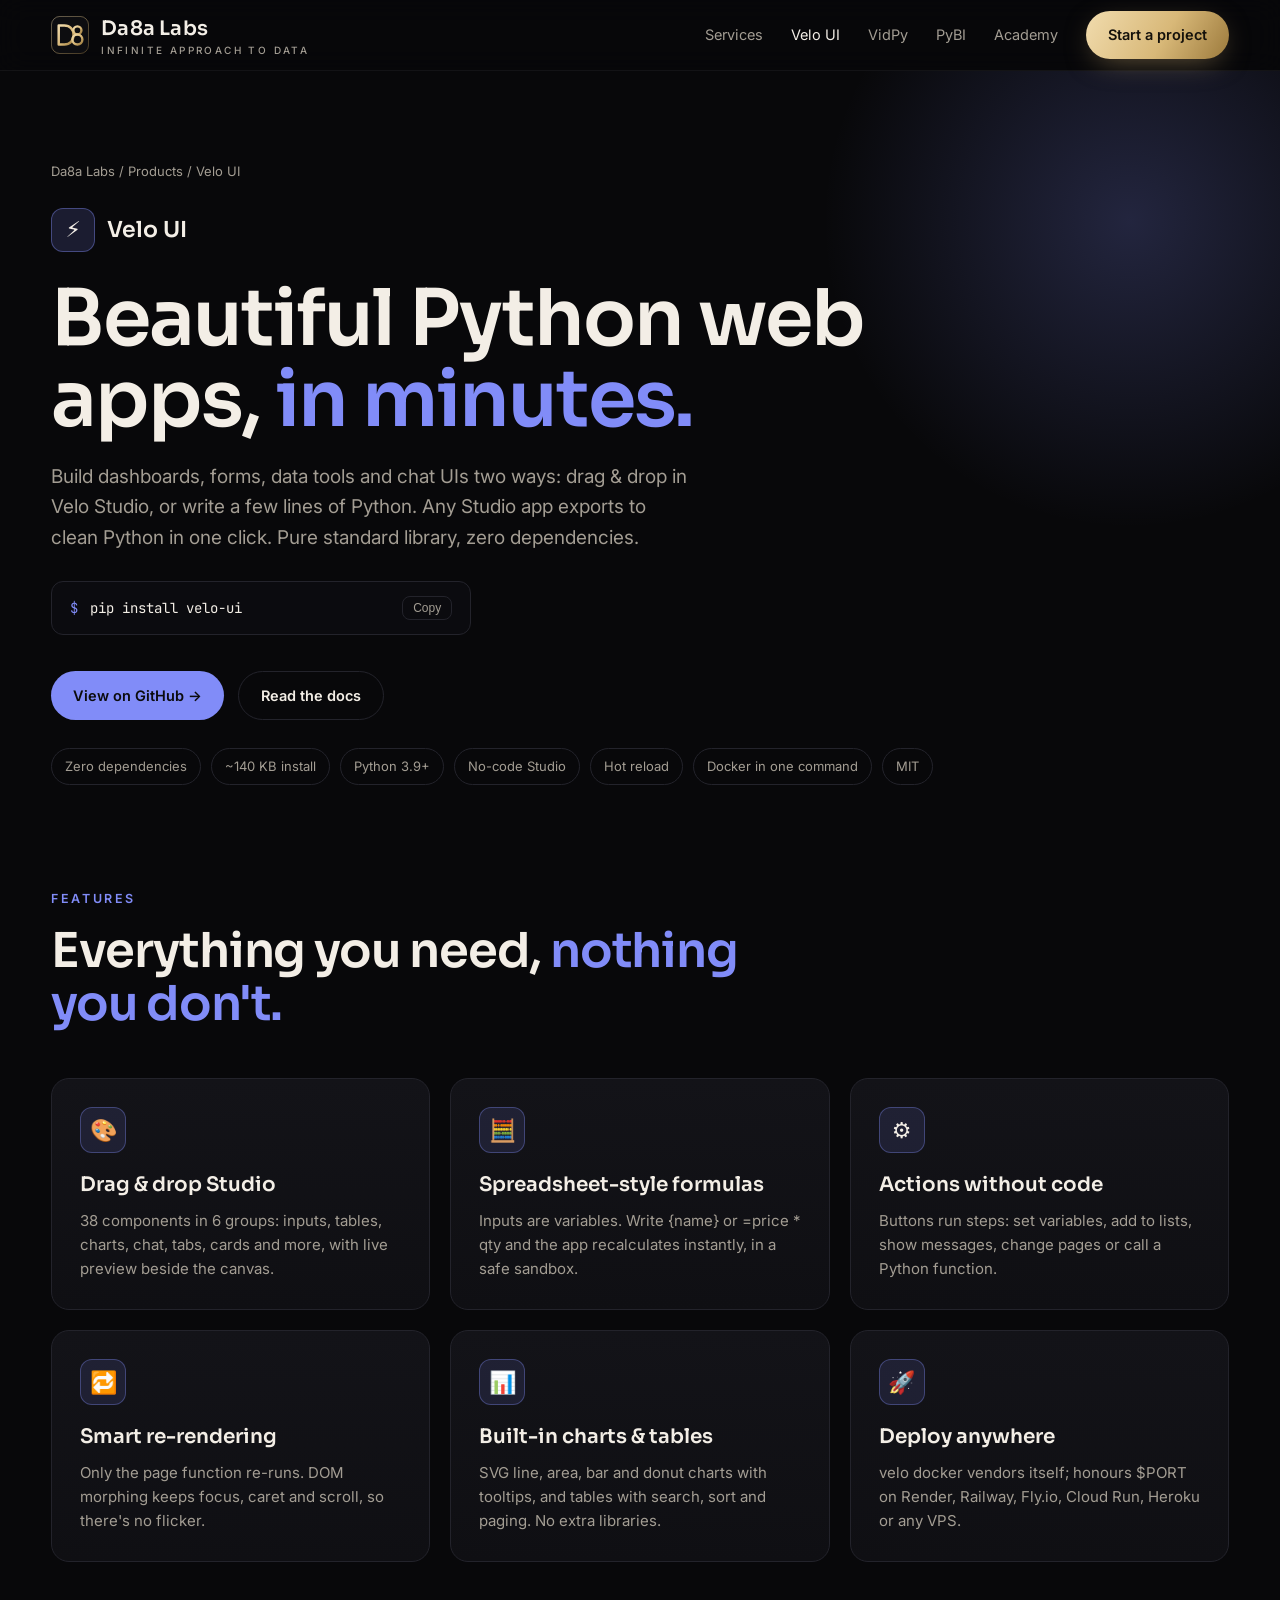
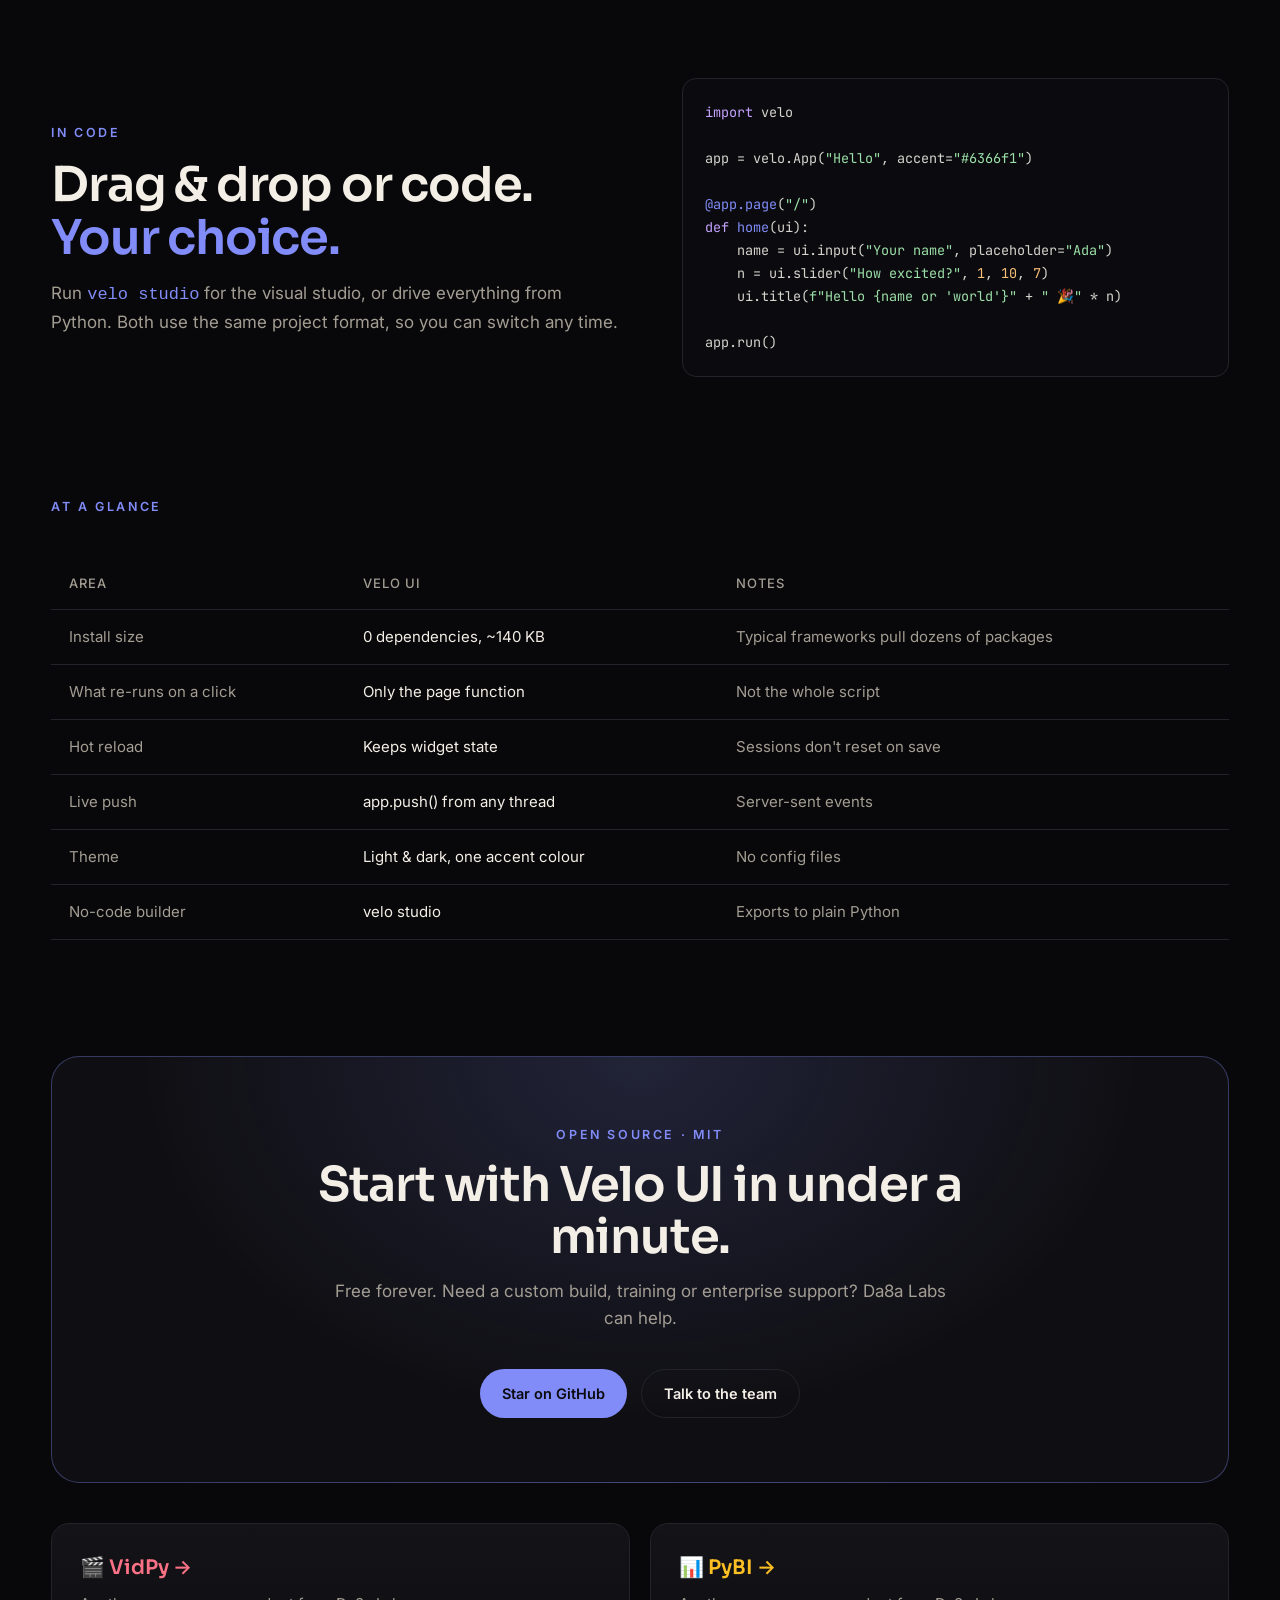
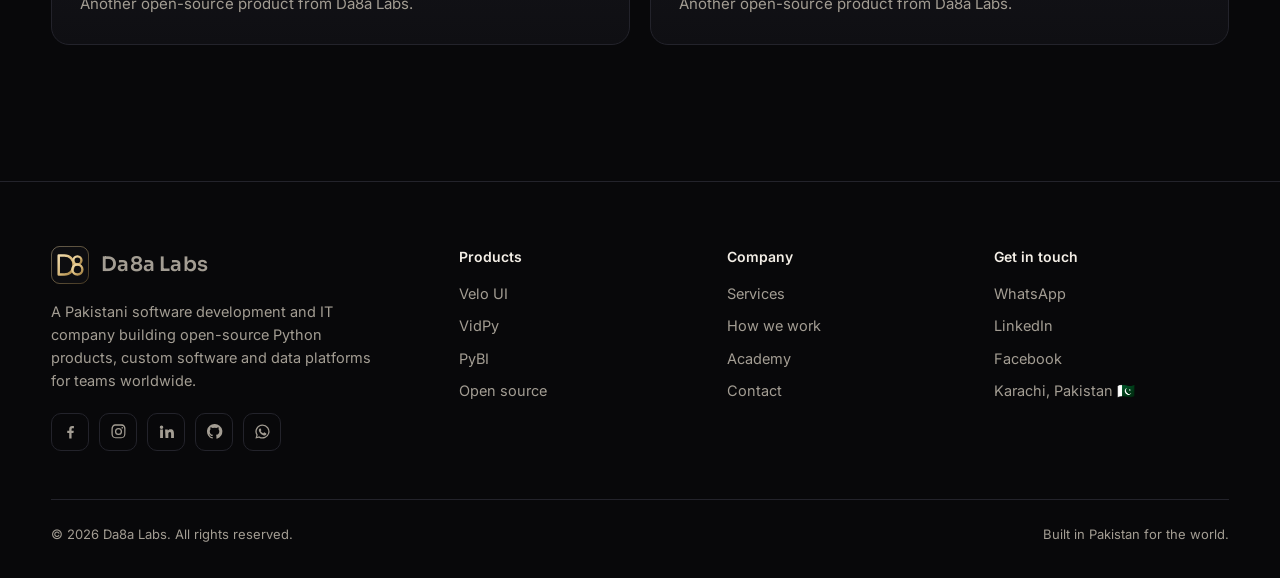
<file: velo.html>
<!doctype html>
<html lang="en">
<head>
<meta charset="utf-8">
<meta name="viewport" content="width=device-width,initial-scale=1">
<title>Velo UI | Python web apps in minutes, by Da8a Labs</title>
<meta name="description" content="Build beautiful, reactive Python web apps by drag & drop or in code. Zero dependencies. pip install velo-ui">
<meta property="og:title" content="Velo UI | Python web apps in minutes, by Da8a Labs">
<meta property="og:description" content="Build beautiful, reactive Python web apps by drag & drop or in code. Zero dependencies. pip install velo-ui">
<meta property="og:type" content="website">
<meta property="og:url" content="https://da8alabs.com/velo">
<meta property="og:image" content="https://da8alabs.com/og-velo.png">
<meta name="twitter:card" content="summary_large_image">
<meta name="theme-color" content="#08080a">
<link rel="icon" href="/logo.svg" type="image/svg+xml">
<link rel="preconnect" href="https://fonts.googleapis.com"><link rel="preconnect" href="https://fonts.gstatic.com" crossorigin>
<link href="https://fonts.googleapis.com/css2?family=Inter:wght@400;500;600&family=Sora:wght@400;600&family=JetBrains+Mono&display=swap" rel="stylesheet">
<link rel="stylesheet" href="/style.css">
<style>:root{--accent:#818cf8}</style>
<script type="application/ld+json">{"@context":"https://schema.org","@type":"Organization","name":"Da8a Labs","url":"https://da8alabs.com","logo":"https://da8alabs.com/logo.svg","sameAs":["https://www.facebook.com/da8alabs","https://www.instagram.com/da8alabs/","https://www.linkedin.com/company/da8alabs","https://github.com/Rafay183"]}</script>
</head>
<body>
<header class="nav"><div class="wrap">
  <a class="brand" href="/"><img src="/logo.svg" alt="Da8a Labs logo"><span>Da8a Labs<small>Infinite approach to data</small></span></a>
  <nav class="links" id="links">
    <a href="/#services">Services</a>
    <a href="/velo" class="on">Velo UI</a>
    <a href="/vidpy">VidPy</a>
    <a href="/pybi">PyBI</a>
    <a href="/#academy">Academy</a>
    <a class="btn btn-gold" href="/#contact">Start a project</a>
  </nav>
  <button class="burger" aria-label="Menu" onclick="document.getElementById('links').classList.toggle('open')">☰</button>
</div></header>
<main>

<section class="phero"><div class="wrap">
  <div class="crumbs"><a href="/">Da8a Labs</a> / <a href="/#products">Products</a> / Velo UI</div>
  <span class="plogo"><i>⚡</i>Velo UI</span>
  <h1>Beautiful Python web apps, <span class="acc">in minutes.</span></h1>
  <p class="lead">Build dashboards, forms, data tools and chat UIs two ways: drag &amp; drop in Velo Studio, or write a few lines of Python. Any Studio app exports to clean Python in one click. Pure standard library, zero dependencies.</p>
  <div class="term"><span>$</span> pip install velo-ui<button data-copy="pip install velo-ui">Copy</button></div>
  <div class="cta"><a class="btn btn-acc" href="https://github.com/Rafay183/velo" target="_blank" rel="noopener">View on GitHub →</a><a class="btn btn-ghost" href="https://rafay183.github.io/velo" target="_blank" rel="noopener">Read the docs</a></div>
  <div class="chips"><span>Zero dependencies</span><span>~140 KB install</span><span>Python 3.9+</span><span>No-code Studio</span><span>Hot reload</span><span>Docker in one command</span><span>MIT</span></div>
</div></section>

<section style="padding-top:40px"><div class="wrap">
  <span class="kicker">Features</span>
  <h2>Everything you need, <span class="acc">nothing you don't.</span></h2>
  <div class="grid g3"><div class="card reveal"><div class="ico" style="background:color-mix(in srgb,var(--accent) 12%,transparent);border-color:color-mix(in srgb,var(--accent) 35%,transparent)">🎨</div><h3>Drag &amp; drop Studio</h3><p>38 components in 6 groups: inputs, tables, charts, chat, tabs, cards and more, with live preview beside the canvas.</p></div><div class="card reveal"><div class="ico" style="background:color-mix(in srgb,var(--accent) 12%,transparent);border-color:color-mix(in srgb,var(--accent) 35%,transparent)">🧮</div><h3>Spreadsheet-style formulas</h3><p>Inputs are variables. Write {name} or =price * qty and the app recalculates instantly, in a safe sandbox.</p></div><div class="card reveal"><div class="ico" style="background:color-mix(in srgb,var(--accent) 12%,transparent);border-color:color-mix(in srgb,var(--accent) 35%,transparent)">⚙️</div><h3>Actions without code</h3><p>Buttons run steps: set variables, add to lists, show messages, change pages or call a Python function.</p></div><div class="card reveal"><div class="ico" style="background:color-mix(in srgb,var(--accent) 12%,transparent);border-color:color-mix(in srgb,var(--accent) 35%,transparent)">🔁</div><h3>Smart re-rendering</h3><p>Only the page function re-runs. DOM morphing keeps focus, caret and scroll, so there's no flicker.</p></div><div class="card reveal"><div class="ico" style="background:color-mix(in srgb,var(--accent) 12%,transparent);border-color:color-mix(in srgb,var(--accent) 35%,transparent)">📊</div><h3>Built-in charts &amp; tables</h3><p>SVG line, area, bar and donut charts with tooltips, and tables with search, sort and paging. No extra libraries.</p></div><div class="card reveal"><div class="ico" style="background:color-mix(in srgb,var(--accent) 12%,transparent);border-color:color-mix(in srgb,var(--accent) 35%,transparent)">🚀</div><h3>Deploy anywhere</h3><p>velo docker vendors itself; honours $PORT on Render, Railway, Fly.io, Cloud Run, Heroku or any VPS.</p></div></div>
</div></section>

<section style="padding-top:20px"><div class="wrap split">
  <div class="reveal"><span class="kicker">In code</span><h2>Drag &amp; drop or code. <span class="acc">Your choice.</span></h2>
  <p class="sub">Run <code class="acc">velo studio</code> for the visual studio, or drive everything from Python. Both use the same project format, so you can switch any time.</p></div>
  <pre class="reveal"><span class="k">import</span> velo

app = velo.App(<span class="s">"Hello"</span>, accent=<span class="s">"#6366f1"</span>)

<span class="f">@app.page</span>(<span class="s">"/"</span>)
<span class="k">def</span> <span class="f">home</span>(ui):
    name = ui.input(<span class="s">"Your name"</span>, placeholder=<span class="s">"Ada"</span>)
    n = ui.slider(<span class="s">"How excited?"</span>, <span class="n">1</span>, <span class="n">10</span>, <span class="n">7</span>)
    ui.title(<span class="s">f"Hello {name or 'world'}"</span> + <span class="s">" 🎉"</span> * n)

app.run()</pre>
</div></section>

<section style="padding-top:20px"><div class="wrap">
  <span class="kicker">At a glance</span>
  <table class="reveal"><thead><tr><th>Area</th><th>Velo UI</th><th>Notes</th></tr></thead><tbody><tr><td>Install size</td><td>0 dependencies, ~140 KB</td><td style='color:var(--muted)'>Typical frameworks pull dozens of packages</td></tr><tr><td>What re-runs on a click</td><td>Only the page function</td><td style='color:var(--muted)'>Not the whole script</td></tr><tr><td>Hot reload</td><td>Keeps widget state</td><td style='color:var(--muted)'>Sessions don't reset on save</td></tr><tr><td>Live push</td><td>app.push() from any thread</td><td style='color:var(--muted)'>Server-sent events</td></tr><tr><td>Theme</td><td>Light &amp; dark, one accent colour</td><td style='color:var(--muted)'>No config files</td></tr><tr><td>No-code builder</td><td>velo studio</td><td style='color:var(--muted)'>Exports to plain Python</td></tr></tbody></table>
</div></section>

<section style="padding-top:20px"><div class="wrap">
  <div class="ctabox reveal" style="border-color:color-mix(in srgb,var(--accent) 35%,transparent);background:radial-gradient(ellipse at top,color-mix(in srgb,var(--accent) 16%,transparent),transparent 60%),var(--bg2)">
    <span class="kicker">Open source · MIT</span>
    <h2>Start with Velo UI in under a minute.</h2>
    <p class="sub">Free forever. Need a custom build, training or enterprise support? Da8a Labs can help.</p>
    <div class="cta"><a class="btn btn-acc" href="https://github.com/Rafay183/velo" target="_blank" rel="noopener">Star on GitHub</a><a class="btn btn-ghost" href="https://wa.me/923335834556?text=Hi%20Da8a%20Labs%2C%20I%27m%20interested%20in%20Velo%20UI" target="_blank" rel="noopener">Talk to the team</a></div>
  </div>
  <div class="grid g2" style="margin-top:40px"><a class="card reveal" href="/vidpy" style="--c:#fb7185"><h3 style="margin-top:0;color:#fb7185">🎬 VidPy →</h3><p>Another open-source product from Da8a Labs.</p></a><a class="card reveal" href="/pybi" style="--c:#fbbf24"><h3 style="margin-top:0;color:#fbbf24">📊 PyBI →</h3><p>Another open-source product from Da8a Labs.</p></a></div>
</div></section>

</main>
<footer><div class="wrap">
  <div class="fgrid">
    <div><a class="brand" href="/"><img src="/logo.svg" alt=""><span>Da8a Labs</span></a>
      <p style="margin-top:16px;max-width:330px">A Pakistani software development and IT company building open-source Python products, custom software and data platforms for teams worldwide.</p><div class="social"><a href="https://www.facebook.com/da8alabs" target="_blank" rel="noopener" aria-label="Facebook"><svg viewBox="0 0 24 24"><path d="M13.5 22v-8h2.7l.4-3.2h-3.1V8.8c0-.9.3-1.5 1.6-1.5h1.7V4.4c-.3 0-1.3-.1-2.5-.1-2.5 0-4.1 1.5-4.1 4.2v2.3H7.4V14h2.8v8z"/></svg></a><a href="https://www.instagram.com/da8alabs/" target="_blank" rel="noopener" aria-label="Instagram"><svg viewBox="0 0 24 24"><path d="M12 7a5 5 0 1 0 0 10 5 5 0 0 0 0-10zm0 8.2a3.2 3.2 0 1 1 0-6.4 3.2 3.2 0 0 1 0 6.4zM17.3 5.5a1.2 1.2 0 1 0 0 2.4 1.2 1.2 0 0 0 0-2.4zM21.9 7.6c-.1-1.6-.4-3-1.6-4.2S17.6 1.9 16 1.8C14.6 1.7 9.4 1.7 8 1.8c-1.6.1-3 .4-4.2 1.6S2.2 6 2.1 7.6C2 9 2 14.2 2.1 15.6c.1 1.6.4 3 1.6 4.2s2.6 1.5 4.2 1.6c1.4.1 6.6.1 8 0 1.6-.1 3-.4 4.2-1.6s1.5-2.6 1.6-4.2c.1-1.4.1-6.6.2-8zm-2.2 10.3c-.4.9-1 1.6-1.9 1.9-1.3.5-4.5.4-5.8.4s-4.5.1-5.8-.4c-.9-.4-1.6-1-1.9-1.9-.5-1.3-.4-4.5-.4-5.9s-.1-4.5.4-5.8c.4-.9 1-1.6 1.9-1.9C7.5 3.9 10.7 4 12 4s4.5-.1 5.8.4c.9.4 1.6 1 1.9 1.9.5 1.3.4 4.5.4 5.8s.1 4.5-.4 5.8z"/></svg></a><a href="https://www.linkedin.com/company/da8alabs" target="_blank" rel="noopener" aria-label="LinkedIn"><svg viewBox="0 0 24 24"><path d="M4.98 3.5a2.5 2.5 0 1 1 0 5 2.5 2.5 0 0 1 0-5zM3 9h4v12H3zm7 0h3.8v1.7h.1c.5-1 1.8-2 3.8-2 4 0 4.8 2.7 4.8 6.1V21h-4v-5.4c0-1.3 0-3-1.8-3s-2.1 1.4-2.1 2.9V21h-4z"/></svg></a><a href="https://github.com/Rafay183" target="_blank" rel="noopener" aria-label="GitHub"><svg viewBox="0 0 24 24"><path d="M12 1.5a10.5 10.5 0 0 0-3.3 20.5c.5.1.7-.2.7-.5v-1.8c-2.9.6-3.5-1.4-3.5-1.4-.5-1.2-1.2-1.5-1.2-1.5-1-.7 0-.7 0-.7 1 .1 1.6 1.1 1.6 1.1.9 1.6 2.5 1.2 3.1.9.1-.7.4-1.2.7-1.4-2.3-.3-4.8-1.2-4.8-5.2 0-1.1.4-2.1 1.1-2.8-.1-.3-.5-1.3.1-2.8 0 0 .9-.3 2.9 1.1a10 10 0 0 1 5.3 0c2-1.4 2.9-1.1 2.9-1.1.6 1.5.2 2.5.1 2.8.7.7 1.1 1.7 1.1 2.8 0 4-2.5 4.9-4.8 5.2.4.3.7 1 .7 2v2.9c0 .3.2.6.7.5A10.5 10.5 0 0 0 12 1.5z"/></svg></a><a href="https://wa.me/923335834556" target="_blank" rel="noopener" aria-label="WhatsApp"><svg viewBox="0 0 24 24"><path d="M12 2a10 10 0 0 0-8.6 15.1L2 22l5-1.3A10 10 0 1 0 12 2zm0 18.2c-1.5 0-3-.4-4.2-1.2l-.3-.2-3 .8.8-2.9-.2-.3A8.2 8.2 0 1 1 12 20.2zm4.5-6.1c-.2-.1-1.5-.7-1.7-.8s-.4-.1-.6.1-.7.8-.8 1-.3.2-.5.1a6.7 6.7 0 0 1-3.3-2.9c-.2-.4.2-.4.7-1.3.1-.2 0-.3 0-.4l-.8-1.8c-.2-.5-.4-.4-.6-.4h-.5a1 1 0 0 0-.7.3 3 3 0 0 0-.9 2.2 5.2 5.2 0 0 0 1.1 2.7 11.8 11.8 0 0 0 4.5 4c1.7.7 2.3.8 3.2.6.5-.1 1.5-.6 1.7-1.2s.2-1.1.2-1.2-.2-.2-.4-.3z"/></svg></a></div></div>
    <div><h4>Products</h4><ul><li><a href="/velo">Velo UI</a></li><li><a href="/vidpy">VidPy</a></li><li><a href="/pybi">PyBI</a></li><li><a href="https://github.com/Rafay183" target="_blank" rel="noopener">Open source</a></li></ul></div>
    <div><h4>Company</h4><ul><li><a href="/#services">Services</a></li><li><a href="/#process">How we work</a></li><li><a href="/#academy">Academy</a></li><li><a href="/#contact">Contact</a></li></ul></div>
    <div><h4>Get in touch</h4><ul><li><a href="https://wa.me/923335834556" target="_blank" rel="noopener">WhatsApp</a></li><li><a href="https://www.linkedin.com/company/da8alabs" target="_blank" rel="noopener">LinkedIn</a></li><li><a href="https://www.facebook.com/da8alabs" target="_blank" rel="noopener">Facebook</a></li><li>Karachi, Pakistan 🇵🇰</li></ul></div>
  </div>
  <div class="copy"><span>© 2026 Da8a Labs. All rights reserved.</span><span>Built in Pakistan for the world.</span></div>
</div></footer>
<script>
const io=new IntersectionObserver(e=>e.forEach(x=>{if(x.isIntersecting){x.target.classList.add('in');io.unobserve(x.target)}}),{threshold:.12});
document.querySelectorAll('.reveal').forEach(el=>io.observe(el));
document.querySelectorAll('[data-copy]').forEach(b=>b.onclick=()=>{navigator.clipboard.writeText(b.dataset.copy);b.textContent='Copied';setTimeout(()=>b.textContent='Copy',1400)});
</script>
</body>
</html>
</file>
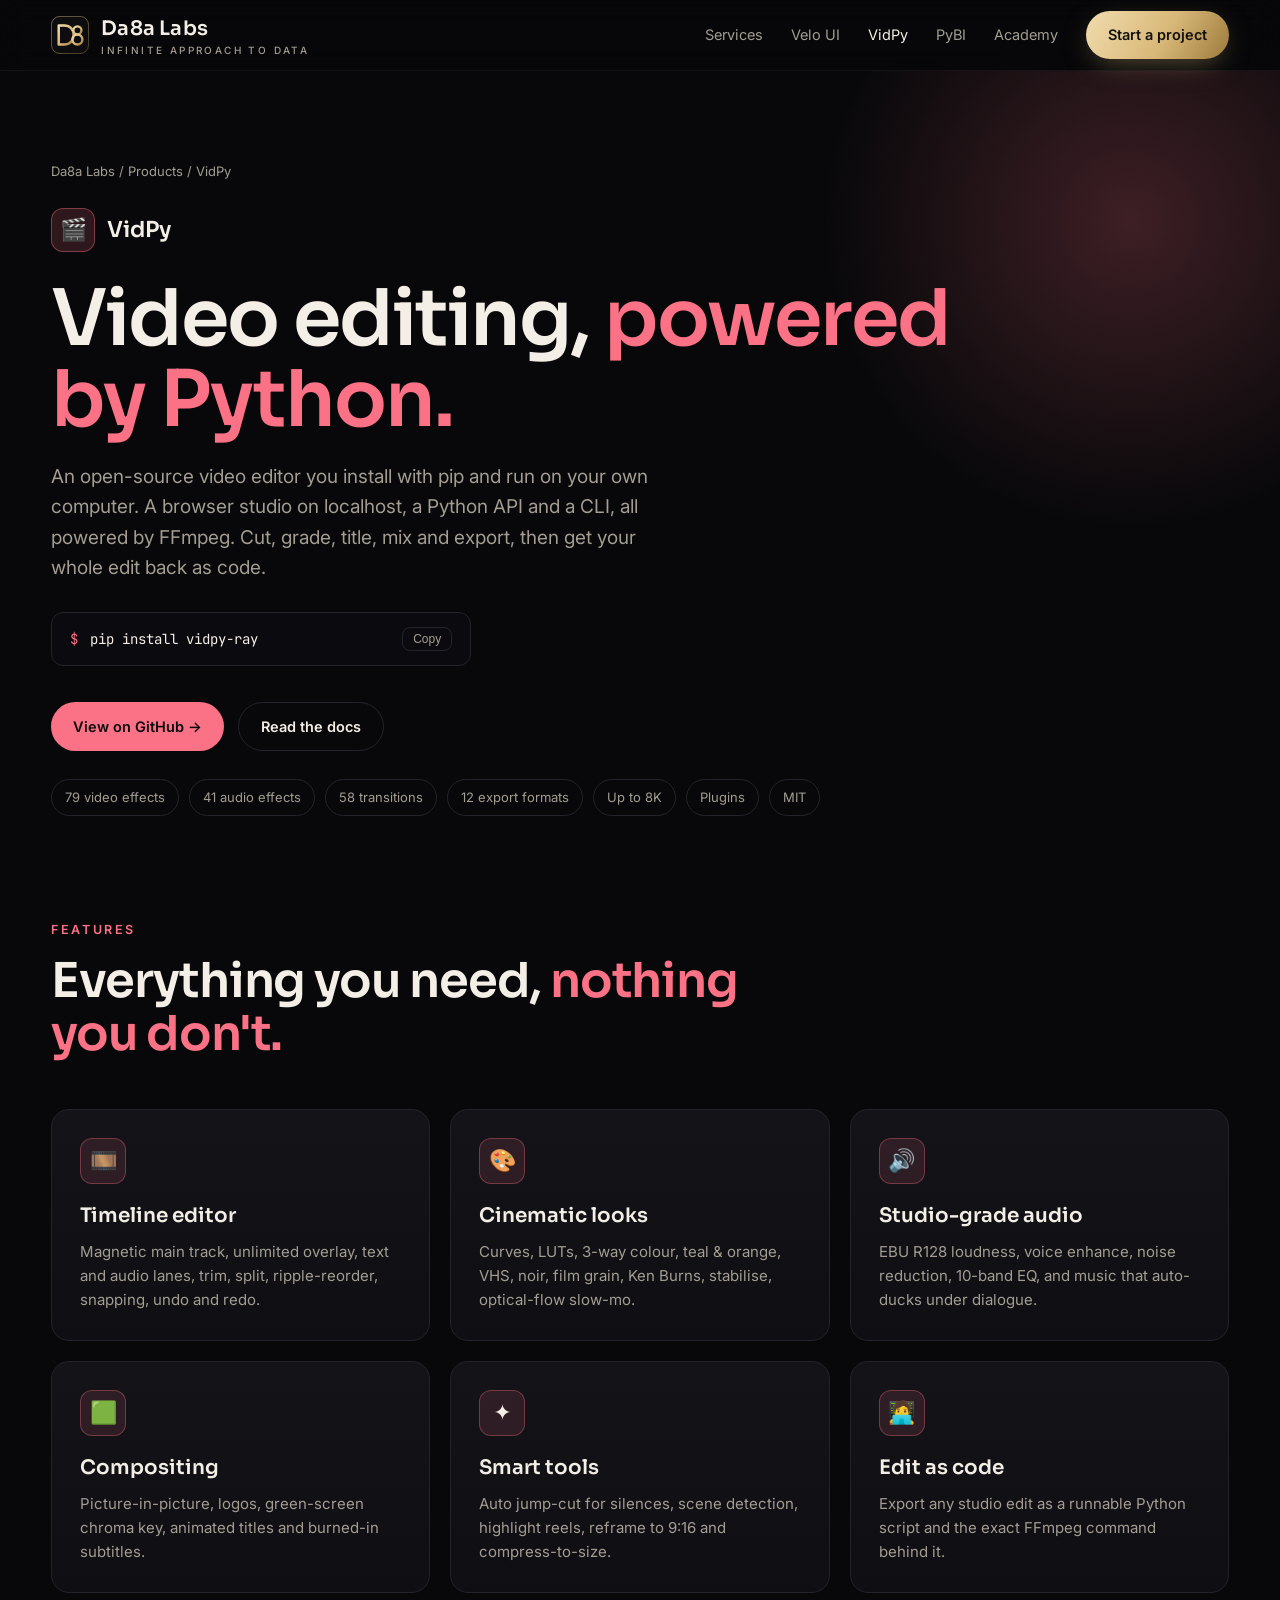
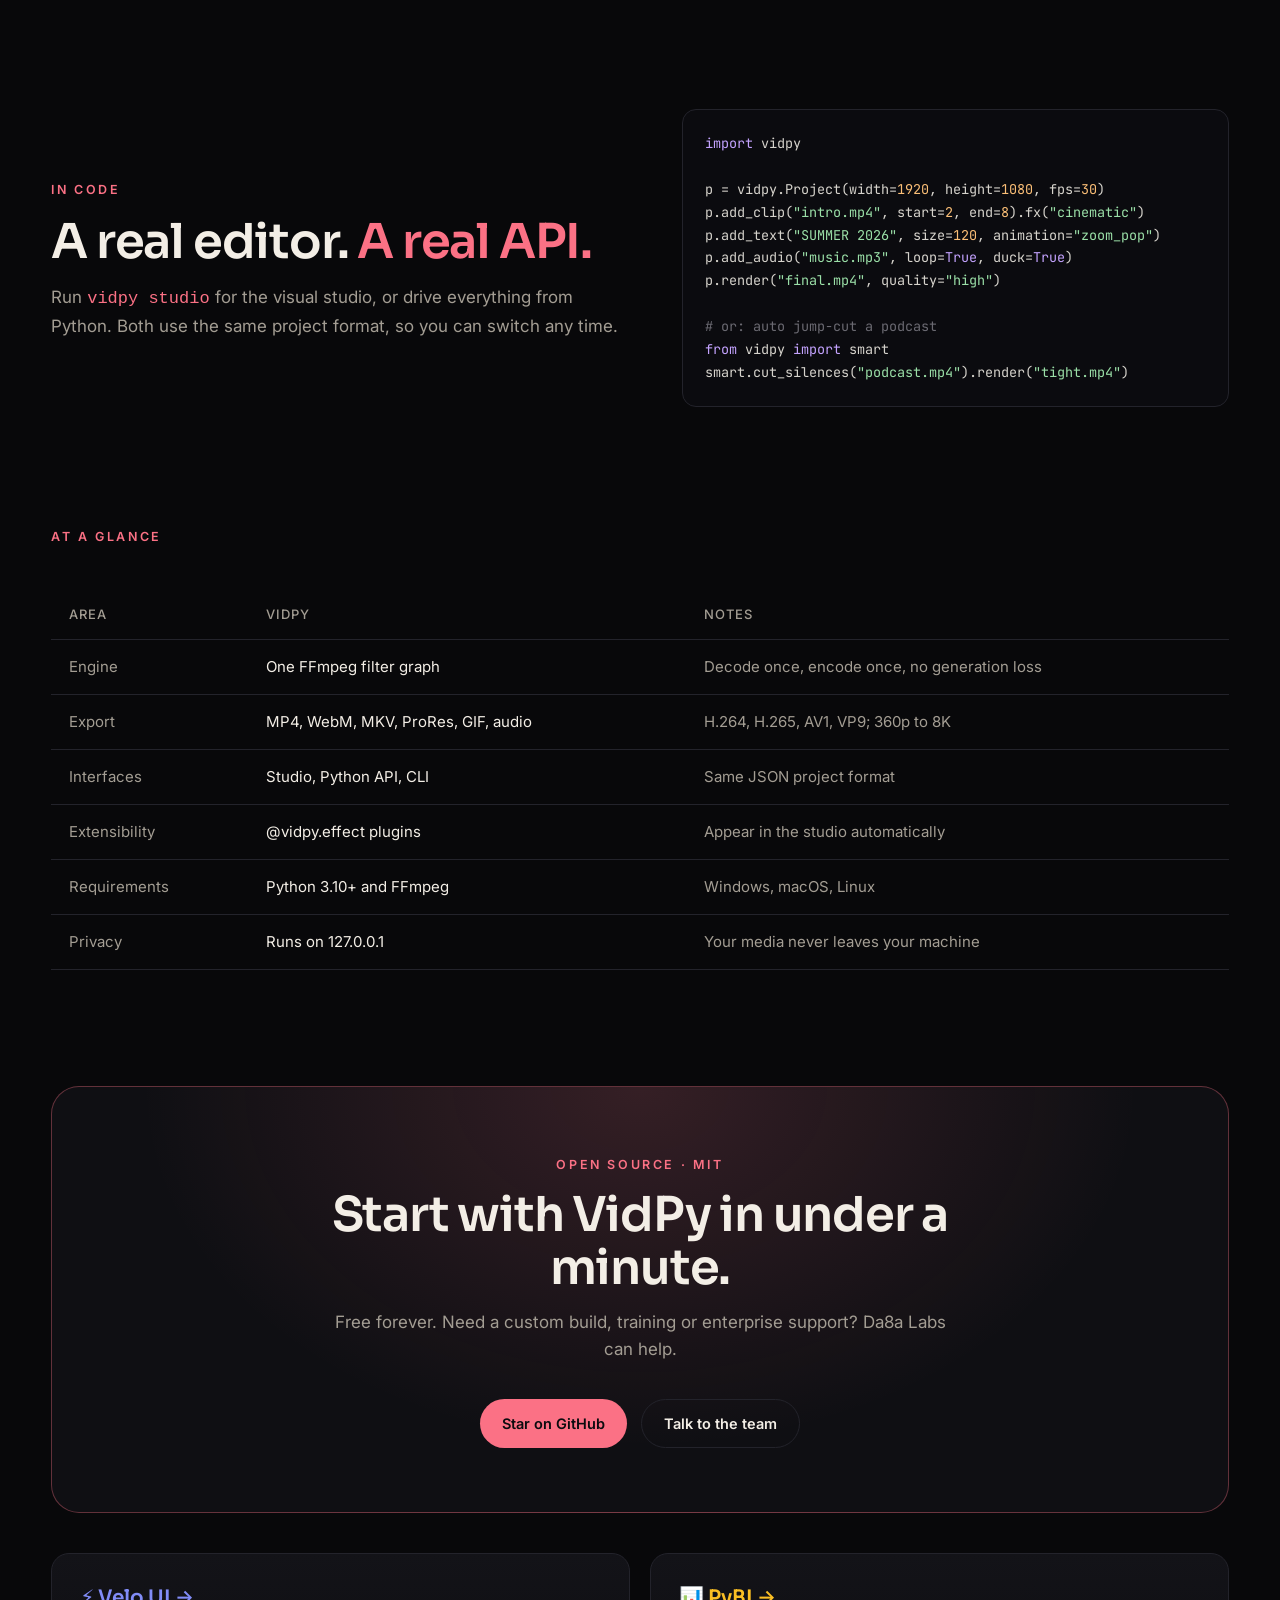
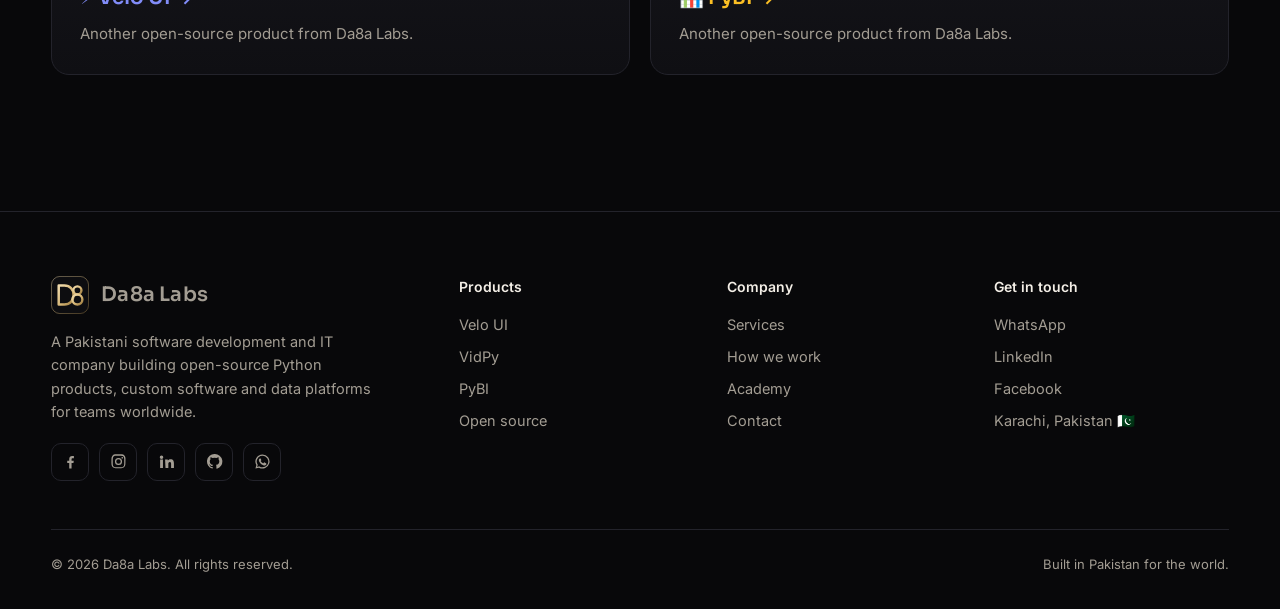
<file: vidpy.html>
<!doctype html>
<html lang="en">
<head>
<meta charset="utf-8">
<meta name="viewport" content="width=device-width,initial-scale=1">
<title>VidPy | Video editing in Python, by Da8a Labs</title>
<meta name="description" content="Open-source video editor with a browser studio, Python API and CLI, powered by FFmpeg. pip install vidpy-ray">
<meta property="og:title" content="VidPy | Video editing in Python, by Da8a Labs">
<meta property="og:description" content="Open-source video editor with a browser studio, Python API and CLI, powered by FFmpeg. pip install vidpy-ray">
<meta property="og:type" content="website">
<meta property="og:url" content="https://da8alabs.com/vidpy">
<meta property="og:image" content="https://da8alabs.com/og-vidpy.png">
<meta name="twitter:card" content="summary_large_image">
<meta name="theme-color" content="#08080a">
<link rel="icon" href="/logo.svg" type="image/svg+xml">
<link rel="preconnect" href="https://fonts.googleapis.com"><link rel="preconnect" href="https://fonts.gstatic.com" crossorigin>
<link href="https://fonts.googleapis.com/css2?family=Inter:wght@400;500;600&family=Sora:wght@400;600&family=JetBrains+Mono&display=swap" rel="stylesheet">
<link rel="stylesheet" href="/style.css">
<style>:root{--accent:#fb7185}</style>
<script type="application/ld+json">{"@context":"https://schema.org","@type":"Organization","name":"Da8a Labs","url":"https://da8alabs.com","logo":"https://da8alabs.com/logo.svg","sameAs":["https://www.facebook.com/da8alabs","https://www.instagram.com/da8alabs/","https://www.linkedin.com/company/da8alabs","https://github.com/Rafay183"]}</script>
</head>
<body>
<header class="nav"><div class="wrap">
  <a class="brand" href="/"><img src="/logo.svg" alt="Da8a Labs logo"><span>Da8a Labs<small>Infinite approach to data</small></span></a>
  <nav class="links" id="links">
    <a href="/#services">Services</a>
    <a href="/velo">Velo UI</a>
    <a href="/vidpy" class="on">VidPy</a>
    <a href="/pybi">PyBI</a>
    <a href="/#academy">Academy</a>
    <a class="btn btn-gold" href="/#contact">Start a project</a>
  </nav>
  <button class="burger" aria-label="Menu" onclick="document.getElementById('links').classList.toggle('open')">☰</button>
</div></header>
<main>

<section class="phero"><div class="wrap">
  <div class="crumbs"><a href="/">Da8a Labs</a> / <a href="/#products">Products</a> / VidPy</div>
  <span class="plogo"><i>🎬</i>VidPy</span>
  <h1>Video editing, <span class="acc">powered by Python.</span></h1>
  <p class="lead">An open-source video editor you install with pip and run on your own computer. A browser studio on localhost, a Python API and a CLI, all powered by FFmpeg. Cut, grade, title, mix and export, then get your whole edit back as code.</p>
  <div class="term"><span>$</span> pip install vidpy-ray<button data-copy="pip install vidpy-ray">Copy</button></div>
  <div class="cta"><a class="btn btn-acc" href="https://github.com/Rafay183/vidpy" target="_blank" rel="noopener">View on GitHub →</a><a class="btn btn-ghost" href="https://github.com/Rafay183/vidpy#readme" target="_blank" rel="noopener">Read the docs</a></div>
  <div class="chips"><span>79 video effects</span><span>41 audio effects</span><span>58 transitions</span><span>12 export formats</span><span>Up to 8K</span><span>Plugins</span><span>MIT</span></div>
</div></section>

<section style="padding-top:40px"><div class="wrap">
  <span class="kicker">Features</span>
  <h2>Everything you need, <span class="acc">nothing you don't.</span></h2>
  <div class="grid g3"><div class="card reveal"><div class="ico" style="background:color-mix(in srgb,var(--accent) 12%,transparent);border-color:color-mix(in srgb,var(--accent) 35%,transparent)">🎞️</div><h3>Timeline editor</h3><p>Magnetic main track, unlimited overlay, text and audio lanes, trim, split, ripple-reorder, snapping, undo and redo.</p></div><div class="card reveal"><div class="ico" style="background:color-mix(in srgb,var(--accent) 12%,transparent);border-color:color-mix(in srgb,var(--accent) 35%,transparent)">🎨</div><h3>Cinematic looks</h3><p>Curves, LUTs, 3-way colour, teal &amp; orange, VHS, noir, film grain, Ken Burns, stabilise, optical-flow slow-mo.</p></div><div class="card reveal"><div class="ico" style="background:color-mix(in srgb,var(--accent) 12%,transparent);border-color:color-mix(in srgb,var(--accent) 35%,transparent)">🔊</div><h3>Studio-grade audio</h3><p>EBU R128 loudness, voice enhance, noise reduction, 10-band EQ, and music that auto-ducks under dialogue.</p></div><div class="card reveal"><div class="ico" style="background:color-mix(in srgb,var(--accent) 12%,transparent);border-color:color-mix(in srgb,var(--accent) 35%,transparent)">🟩</div><h3>Compositing</h3><p>Picture-in-picture, logos, green-screen chroma key, animated titles and burned-in subtitles.</p></div><div class="card reveal"><div class="ico" style="background:color-mix(in srgb,var(--accent) 12%,transparent);border-color:color-mix(in srgb,var(--accent) 35%,transparent)">✦</div><h3>Smart tools</h3><p>Auto jump-cut for silences, scene detection, highlight reels, reframe to 9:16 and compress-to-size.</p></div><div class="card reveal"><div class="ico" style="background:color-mix(in srgb,var(--accent) 12%,transparent);border-color:color-mix(in srgb,var(--accent) 35%,transparent)">🧑‍💻</div><h3>Edit as code</h3><p>Export any studio edit as a runnable Python script and the exact FFmpeg command behind it.</p></div></div>
</div></section>

<section style="padding-top:20px"><div class="wrap split">
  <div class="reveal"><span class="kicker">In code</span><h2>A real editor. <span class="acc">A real API.</span></h2>
  <p class="sub">Run <code class="acc">vidpy studio</code> for the visual studio, or drive everything from Python. Both use the same project format, so you can switch any time.</p></div>
  <pre class="reveal"><span class="k">import</span> vidpy

p = vidpy.Project(width=<span class="n">1920</span>, height=<span class="n">1080</span>, fps=<span class="n">30</span>)
p.add_clip(<span class="s">"intro.mp4"</span>, start=<span class="n">2</span>, end=<span class="n">8</span>).fx(<span class="s">"cinematic"</span>)
p.add_text(<span class="s">"SUMMER 2026"</span>, size=<span class="n">120</span>, animation=<span class="s">"zoom_pop"</span>)
p.add_audio(<span class="s">"music.mp3"</span>, loop=<span class="k">True</span>, duck=<span class="k">True</span>)
p.render(<span class="s">"final.mp4"</span>, quality=<span class="s">"high"</span>)

<span class="c"># or: auto jump-cut a podcast</span>
<span class="k">from</span> vidpy <span class="k">import</span> smart
smart.cut_silences(<span class="s">"podcast.mp4"</span>).render(<span class="s">"tight.mp4"</span>)</pre>
</div></section>

<section style="padding-top:20px"><div class="wrap">
  <span class="kicker">At a glance</span>
  <table class="reveal"><thead><tr><th>Area</th><th>VidPy</th><th>Notes</th></tr></thead><tbody><tr><td>Engine</td><td>One FFmpeg filter graph</td><td style='color:var(--muted)'>Decode once, encode once, no generation loss</td></tr><tr><td>Export</td><td>MP4, WebM, MKV, ProRes, GIF, audio</td><td style='color:var(--muted)'>H.264, H.265, AV1, VP9; 360p to 8K</td></tr><tr><td>Interfaces</td><td>Studio, Python API, CLI</td><td style='color:var(--muted)'>Same JSON project format</td></tr><tr><td>Extensibility</td><td>@vidpy.effect plugins</td><td style='color:var(--muted)'>Appear in the studio automatically</td></tr><tr><td>Requirements</td><td>Python 3.10+ and FFmpeg</td><td style='color:var(--muted)'>Windows, macOS, Linux</td></tr><tr><td>Privacy</td><td>Runs on 127.0.0.1</td><td style='color:var(--muted)'>Your media never leaves your machine</td></tr></tbody></table>
</div></section>

<section style="padding-top:20px"><div class="wrap">
  <div class="ctabox reveal" style="border-color:color-mix(in srgb,var(--accent) 35%,transparent);background:radial-gradient(ellipse at top,color-mix(in srgb,var(--accent) 16%,transparent),transparent 60%),var(--bg2)">
    <span class="kicker">Open source · MIT</span>
    <h2>Start with VidPy in under a minute.</h2>
    <p class="sub">Free forever. Need a custom build, training or enterprise support? Da8a Labs can help.</p>
    <div class="cta"><a class="btn btn-acc" href="https://github.com/Rafay183/vidpy" target="_blank" rel="noopener">Star on GitHub</a><a class="btn btn-ghost" href="https://wa.me/923335834556?text=Hi%20Da8a%20Labs%2C%20I%27m%20interested%20in%20VidPy" target="_blank" rel="noopener">Talk to the team</a></div>
  </div>
  <div class="grid g2" style="margin-top:40px"><a class="card reveal" href="/velo" style="--c:#818cf8"><h3 style="margin-top:0;color:#818cf8">⚡ Velo UI →</h3><p>Another open-source product from Da8a Labs.</p></a><a class="card reveal" href="/pybi" style="--c:#fbbf24"><h3 style="margin-top:0;color:#fbbf24">📊 PyBI →</h3><p>Another open-source product from Da8a Labs.</p></a></div>
</div></section>

</main>
<footer><div class="wrap">
  <div class="fgrid">
    <div><a class="brand" href="/"><img src="/logo.svg" alt=""><span>Da8a Labs</span></a>
      <p style="margin-top:16px;max-width:330px">A Pakistani software development and IT company building open-source Python products, custom software and data platforms for teams worldwide.</p><div class="social"><a href="https://www.facebook.com/da8alabs" target="_blank" rel="noopener" aria-label="Facebook"><svg viewBox="0 0 24 24"><path d="M13.5 22v-8h2.7l.4-3.2h-3.1V8.8c0-.9.3-1.5 1.6-1.5h1.7V4.4c-.3 0-1.3-.1-2.5-.1-2.5 0-4.1 1.5-4.1 4.2v2.3H7.4V14h2.8v8z"/></svg></a><a href="https://www.instagram.com/da8alabs/" target="_blank" rel="noopener" aria-label="Instagram"><svg viewBox="0 0 24 24"><path d="M12 7a5 5 0 1 0 0 10 5 5 0 0 0 0-10zm0 8.2a3.2 3.2 0 1 1 0-6.4 3.2 3.2 0 0 1 0 6.4zM17.3 5.5a1.2 1.2 0 1 0 0 2.4 1.2 1.2 0 0 0 0-2.4zM21.9 7.6c-.1-1.6-.4-3-1.6-4.2S17.6 1.9 16 1.8C14.6 1.7 9.4 1.7 8 1.8c-1.6.1-3 .4-4.2 1.6S2.2 6 2.1 7.6C2 9 2 14.2 2.1 15.6c.1 1.6.4 3 1.6 4.2s2.6 1.5 4.2 1.6c1.4.1 6.6.1 8 0 1.6-.1 3-.4 4.2-1.6s1.5-2.6 1.6-4.2c.1-1.4.1-6.6.2-8zm-2.2 10.3c-.4.9-1 1.6-1.9 1.9-1.3.5-4.5.4-5.8.4s-4.5.1-5.8-.4c-.9-.4-1.6-1-1.9-1.9-.5-1.3-.4-4.5-.4-5.9s-.1-4.5.4-5.8c.4-.9 1-1.6 1.9-1.9C7.5 3.9 10.7 4 12 4s4.5-.1 5.8.4c.9.4 1.6 1 1.9 1.9.5 1.3.4 4.5.4 5.8s.1 4.5-.4 5.8z"/></svg></a><a href="https://www.linkedin.com/company/da8alabs" target="_blank" rel="noopener" aria-label="LinkedIn"><svg viewBox="0 0 24 24"><path d="M4.98 3.5a2.5 2.5 0 1 1 0 5 2.5 2.5 0 0 1 0-5zM3 9h4v12H3zm7 0h3.8v1.7h.1c.5-1 1.8-2 3.8-2 4 0 4.8 2.7 4.8 6.1V21h-4v-5.4c0-1.3 0-3-1.8-3s-2.1 1.4-2.1 2.9V21h-4z"/></svg></a><a href="https://github.com/Rafay183" target="_blank" rel="noopener" aria-label="GitHub"><svg viewBox="0 0 24 24"><path d="M12 1.5a10.5 10.5 0 0 0-3.3 20.5c.5.1.7-.2.7-.5v-1.8c-2.9.6-3.5-1.4-3.5-1.4-.5-1.2-1.2-1.5-1.2-1.5-1-.7 0-.7 0-.7 1 .1 1.6 1.1 1.6 1.1.9 1.6 2.5 1.2 3.1.9.1-.7.4-1.2.7-1.4-2.3-.3-4.8-1.2-4.8-5.2 0-1.1.4-2.1 1.1-2.8-.1-.3-.5-1.3.1-2.8 0 0 .9-.3 2.9 1.1a10 10 0 0 1 5.3 0c2-1.4 2.9-1.1 2.9-1.1.6 1.5.2 2.5.1 2.8.7.7 1.1 1.7 1.1 2.8 0 4-2.5 4.9-4.8 5.2.4.3.7 1 .7 2v2.9c0 .3.2.6.7.5A10.5 10.5 0 0 0 12 1.5z"/></svg></a><a href="https://wa.me/923335834556" target="_blank" rel="noopener" aria-label="WhatsApp"><svg viewBox="0 0 24 24"><path d="M12 2a10 10 0 0 0-8.6 15.1L2 22l5-1.3A10 10 0 1 0 12 2zm0 18.2c-1.5 0-3-.4-4.2-1.2l-.3-.2-3 .8.8-2.9-.2-.3A8.2 8.2 0 1 1 12 20.2zm4.5-6.1c-.2-.1-1.5-.7-1.7-.8s-.4-.1-.6.1-.7.8-.8 1-.3.2-.5.1a6.7 6.7 0 0 1-3.3-2.9c-.2-.4.2-.4.7-1.3.1-.2 0-.3 0-.4l-.8-1.8c-.2-.5-.4-.4-.6-.4h-.5a1 1 0 0 0-.7.3 3 3 0 0 0-.9 2.2 5.2 5.2 0 0 0 1.1 2.7 11.8 11.8 0 0 0 4.5 4c1.7.7 2.3.8 3.2.6.5-.1 1.5-.6 1.7-1.2s.2-1.1.2-1.2-.2-.2-.4-.3z"/></svg></a></div></div>
    <div><h4>Products</h4><ul><li><a href="/velo">Velo UI</a></li><li><a href="/vidpy">VidPy</a></li><li><a href="/pybi">PyBI</a></li><li><a href="https://github.com/Rafay183" target="_blank" rel="noopener">Open source</a></li></ul></div>
    <div><h4>Company</h4><ul><li><a href="/#services">Services</a></li><li><a href="/#process">How we work</a></li><li><a href="/#academy">Academy</a></li><li><a href="/#contact">Contact</a></li></ul></div>
    <div><h4>Get in touch</h4><ul><li><a href="https://wa.me/923335834556" target="_blank" rel="noopener">WhatsApp</a></li><li><a href="https://www.linkedin.com/company/da8alabs" target="_blank" rel="noopener">LinkedIn</a></li><li><a href="https://www.facebook.com/da8alabs" target="_blank" rel="noopener">Facebook</a></li><li>Karachi, Pakistan 🇵🇰</li></ul></div>
  </div>
  <div class="copy"><span>© 2026 Da8a Labs. All rights reserved.</span><span>Built in Pakistan for the world.</span></div>
</div></footer>
<script>
const io=new IntersectionObserver(e=>e.forEach(x=>{if(x.isIntersecting){x.target.classList.add('in');io.unobserve(x.target)}}),{threshold:.12});
document.querySelectorAll('.reveal').forEach(el=>io.observe(el));
document.querySelectorAll('[data-copy]').forEach(b=>b.onclick=()=>{navigator.clipboard.writeText(b.dataset.copy);b.textContent='Copied';setTimeout(()=>b.textContent='Copy',1400)});
</script>
</body>
</html>
</file>
<file: style.css>
:root{
  --bg:#08080a; --bg2:#0f0f13; --card:#131318; --line:#23232b;
  --text:#f3eee6; --muted:#a39d93; --gold:#d8b878; --gold2:#f1dcae; --gold3:#9c7a3c;
  --accent:var(--gold); --radius:18px;
  --font:'Inter',system-ui,-apple-system,Segoe UI,Roboto,sans-serif;
  --display:'Sora','Inter',system-ui,sans-serif;
}
*{box-sizing:border-box;margin:0;padding:0}
html{scroll-behavior:smooth}
body{background:var(--bg);color:var(--text);font-family:var(--font);line-height:1.6;-webkit-font-smoothing:antialiased;overflow-x:hidden}
a{color:inherit;text-decoration:none}
img,svg{display:block;max-width:100%}
.wrap{width:min(1180px,92vw);margin:0 auto}
.gold{background:linear-gradient(100deg,var(--gold3),var(--gold2) 45%,var(--gold) 70%,var(--gold3));-webkit-background-clip:text;background-clip:text;color:transparent}
.acc{color:var(--accent)}

/* nav */
.nav{position:sticky;top:0;z-index:50;backdrop-filter:blur(14px);background:rgba(8,8,10,.72);border-bottom:1px solid rgba(255,255,255,.05)}
.nav .wrap{display:flex;align-items:center;justify-content:space-between;height:70px}
.brand{display:flex;align-items:center;gap:12px;font-family:var(--display);font-weight:600;font-size:20px;letter-spacing:.2px}
.brand img{width:38px;height:38px}
.brand small{display:block;font-family:var(--font);font-size:10px;letter-spacing:2.4px;text-transform:uppercase;color:var(--muted);font-weight:500;margin-top:-3px}
.links{display:flex;gap:28px;align-items:center;font-size:14.5px;color:var(--muted)}
.links a:hover,.links a.on{color:var(--text)}
.btn{display:inline-flex;align-items:center;gap:8px;padding:12px 22px;border-radius:999px;font-weight:600;font-size:14.5px;transition:.2s}
.btn-gold{background:linear-gradient(120deg,var(--gold2),var(--gold) 55%,var(--gold3));color:#14110b;box-shadow:0 8px 30px -10px rgba(216,184,120,.55)}
.btn-gold:hover{transform:translateY(-2px);box-shadow:0 14px 40px -12px rgba(216,184,120,.7)}
.btn-ghost{border:1px solid var(--line);color:var(--text)}
.btn-ghost:hover{border-color:var(--gold3)}
.btn-acc{background:var(--accent);color:#0b0b0e}
.burger{display:none;background:none;border:0;color:var(--text);font-size:24px;cursor:pointer}
@media(max-width:860px){.links{display:none;position:absolute;top:70px;left:0;right:0;flex-direction:column;background:#0b0b0e;padding:22px;border-bottom:1px solid var(--line)}.links.open{display:flex}.burger{display:block}}

/* hero */
.hero{position:relative;padding:110px 0 90px;overflow:hidden}
.hero:before{content:"";position:absolute;inset:-30% -10% auto auto;width:780px;height:780px;background:radial-gradient(circle,rgba(216,184,120,.18),transparent 62%);pointer-events:none}
.hero:after{content:"";position:absolute;inset:0;background-image:linear-gradient(rgba(255,255,255,.035) 1px,transparent 1px),linear-gradient(90deg,rgba(255,255,255,.035) 1px,transparent 1px);background-size:56px 56px;mask-image:radial-gradient(ellipse at 60% 30%,#000 20%,transparent 70%);pointer-events:none}
.hero .wrap{position:relative;z-index:1}
.eyebrow{display:inline-flex;align-items:center;gap:10px;padding:7px 14px;border:1px solid var(--line);border-radius:999px;font-size:12.5px;color:var(--muted);letter-spacing:.4px;background:rgba(255,255,255,.02)}
.eyebrow i{width:7px;height:7px;border-radius:50%;background:var(--accent);box-shadow:0 0 12px var(--accent)}
h1{font-family:var(--display);font-size:clamp(40px,6.4vw,78px);line-height:1.04;letter-spacing:-2px;font-weight:600;margin:26px 0 22px;max-width:960px}
.lead{font-size:clamp(16px,1.6vw,19px);color:var(--muted);max-width:640px}
.cta{display:flex;gap:14px;flex-wrap:wrap;margin-top:36px}
.stats{display:grid;grid-template-columns:repeat(4,1fr);gap:1px;background:var(--line);border:1px solid var(--line);border-radius:var(--radius);overflow:hidden;margin-top:72px}
.stats div{background:var(--bg2);padding:26px 24px}
.stats b{display:block;font-family:var(--display);font-size:32px;font-weight:600}
.stats span{color:var(--muted);font-size:13.5px}
@media(max-width:760px){.stats{grid-template-columns:repeat(2,1fr)}}

/* sections */
section{padding:96px 0}
.kicker{font-size:12.5px;letter-spacing:2.6px;text-transform:uppercase;color:var(--accent);font-weight:600}
h2{font-family:var(--display);font-size:clamp(30px,4vw,48px);line-height:1.1;letter-spacing:-1.2px;font-weight:600;margin:14px 0 16px;max-width:780px}
.sub{color:var(--muted);max-width:640px;font-size:17px}
.grid{display:grid;gap:20px;margin-top:48px}
.g3{grid-template-columns:repeat(3,1fr)}.g2{grid-template-columns:repeat(2,1fr)}.g4{grid-template-columns:repeat(4,1fr)}
@media(max-width:960px){.g3,.g4{grid-template-columns:1fr 1fr}}
@media(max-width:640px){.g3,.g2,.g4{grid-template-columns:1fr}}
.card{background:linear-gradient(180deg,var(--card),var(--bg2));border:1px solid var(--line);border-radius:var(--radius);padding:28px;transition:.25s;position:relative}
.card:hover{border-color:rgba(216,184,120,.35);transform:translateY(-3px)}
.card h3{font-family:var(--display);font-size:20px;font-weight:600;margin:16px 0 8px}
.card p{color:var(--muted);font-size:15px}
.ico{width:46px;height:46px;border-radius:12px;display:grid;place-items:center;font-size:22px;background:rgba(216,184,120,.1);border:1px solid rgba(216,184,120,.25)}

/* products */
.prod{display:flex;flex-direction:column;padding:0;overflow:hidden}
.prod .top{padding:30px 28px 0}
.prod .tag{display:inline-block;font-size:11.5px;letter-spacing:1.6px;text-transform:uppercase;padding:5px 10px;border-radius:999px;border:1px solid currentColor;opacity:.9}
.prod h3{font-size:28px;margin:18px 0 8px}
.prod .mock{margin:24px 28px 0;border-radius:12px 12px 0 0;border:1px solid var(--line);border-bottom:0;background:#0b0b0f;height:190px;overflow:hidden;position:relative}
.prod .foot{display:flex;justify-content:space-between;align-items:center;padding:18px 28px;border-top:1px solid var(--line);font-size:14px;margin-top:auto}
.velo{--c:#818cf8}.vidpy{--c:#fb7185}.pybi{--c:#fbbf24}
.prod .tag,.prod .foot a{color:var(--c)}
.prod:hover{border-color:color-mix(in srgb,var(--c) 45%,transparent)}

/* code */
pre{background:#0b0b0f;border:1px solid var(--line);border-radius:14px;padding:22px;overflow:auto;font:13.5px/1.7 'JetBrains Mono',ui-monospace,Menlo,Consolas,monospace;color:#d6d3cc}
.k{color:#c4a3ff}.s{color:#9be0a8}.c{color:#6b6a72}.f{color:var(--accent)}.n{color:#fbbf77}
.term{display:flex;align-items:center;gap:12px;background:#0b0b0f;border:1px solid var(--line);border-radius:12px;padding:14px 18px;font:14px 'JetBrains Mono',monospace;max-width:420px;margin-top:28px}
.term span{color:var(--accent)}
.term button{margin-left:auto;background:none;border:1px solid var(--line);color:var(--muted);border-radius:8px;padding:4px 10px;cursor:pointer;font-size:12px}

/* split */
.split{display:grid;grid-template-columns:1.05fr 1fr;gap:56px;align-items:center}
@media(max-width:900px){.split{grid-template-columns:1fr}}
.list{list-style:none;margin-top:26px;display:grid;gap:14px}
.list li{display:flex;gap:14px;color:var(--muted)}
.list li b{color:var(--text);font-weight:600}
.list li:before{content:"◆";color:var(--accent);font-size:11px;margin-top:6px}

/* process */
.steps{counter-reset:s}
.steps .card:before{counter-increment:s;content:"0" counter(s);font-family:var(--display);font-size:13px;color:var(--accent);letter-spacing:2px}

/* table */
table{width:100%;border-collapse:collapse;margin-top:40px;font-size:15px}
th,td{text-align:left;padding:15px 18px;border-bottom:1px solid var(--line)}
th{color:var(--muted);font-weight:500;font-size:13px;letter-spacing:1px;text-transform:uppercase}
td:first-child{color:var(--muted)}
td:nth-child(2){color:var(--text)}

/* band */
.band{border-top:1px solid var(--line);border-bottom:1px solid var(--line);background:var(--bg2);padding:26px 0;overflow:hidden}
.marq{display:flex;gap:56px;white-space:nowrap;animation:m 38s linear infinite;color:var(--muted);font-family:var(--display);font-size:18px}
.marq b{color:var(--accent);font-weight:400}
@keyframes m{to{transform:translateX(-50%)}}

/* cta box */
.ctabox{position:relative;border:1px solid rgba(216,184,120,.3);border-radius:28px;padding:64px;text-align:center;overflow:hidden;background:radial-gradient(ellipse at top,rgba(216,184,120,.14),transparent 60%),var(--bg2)}
.ctabox h2{margin:12px auto 14px}.ctabox .sub{margin:0 auto}.ctabox .cta{justify-content:center}
@media(max-width:640px){.ctabox{padding:40px 22px}}

/* product hero */
.phero{padding:90px 0 60px;position:relative;overflow:hidden}
.phero:before{content:"";position:absolute;right:-200px;top:-200px;width:700px;height:700px;background:radial-gradient(circle,color-mix(in srgb,var(--accent) 22%,transparent),transparent 62%)}
.phero .wrap{position:relative}
.plogo{display:inline-flex;align-items:center;gap:12px;font-family:var(--display);font-size:22px;font-weight:600}
.plogo i{width:44px;height:44px;border-radius:12px;display:grid;place-items:center;font-style:normal;font-size:22px;background:color-mix(in srgb,var(--accent) 16%,transparent);border:1px solid color-mix(in srgb,var(--accent) 40%,transparent)}
.crumbs{font-size:13px;color:var(--muted);margin-bottom:26px}
.crumbs a:hover{color:var(--text)}
.chips{display:flex;flex-wrap:wrap;gap:10px;margin-top:28px}
.chips span{font-size:13px;padding:7px 13px;border-radius:999px;border:1px solid var(--line);color:var(--muted)}

/* footer */
footer{border-top:1px solid var(--line);padding:64px 0 34px;margin-top:40px;color:var(--muted);font-size:14.5px}
.fgrid{display:grid;grid-template-columns:1.6fr 1fr 1fr 1fr;gap:32px}
@media(max-width:800px){.fgrid{grid-template-columns:1fr 1fr}}
footer h4{color:var(--text);font-size:14px;margin-bottom:14px;font-weight:600}
footer ul{list-style:none;display:grid;gap:9px}
footer a:hover{color:var(--text)}
.social{display:flex;gap:10px;margin-top:20px}
.social a{width:38px;height:38px;border:1px solid var(--line);border-radius:10px;display:grid;place-items:center}
.social a:hover{border-color:var(--gold3);color:var(--gold)}
.social svg{width:17px;height:17px;fill:currentColor}
.copy{display:flex;justify-content:space-between;flex-wrap:wrap;gap:10px;border-top:1px solid var(--line);margin-top:48px;padding-top:24px;font-size:13px}

.reveal{opacity:0;transform:translateY(18px);transition:.7s cubic-bezier(.2,.7,.2,1)}
.reveal.in{opacity:1;transform:none}
@media(prefers-reduced-motion:reduce){.reveal{opacity:1;transform:none}.marq{animation:none}}
</file>
